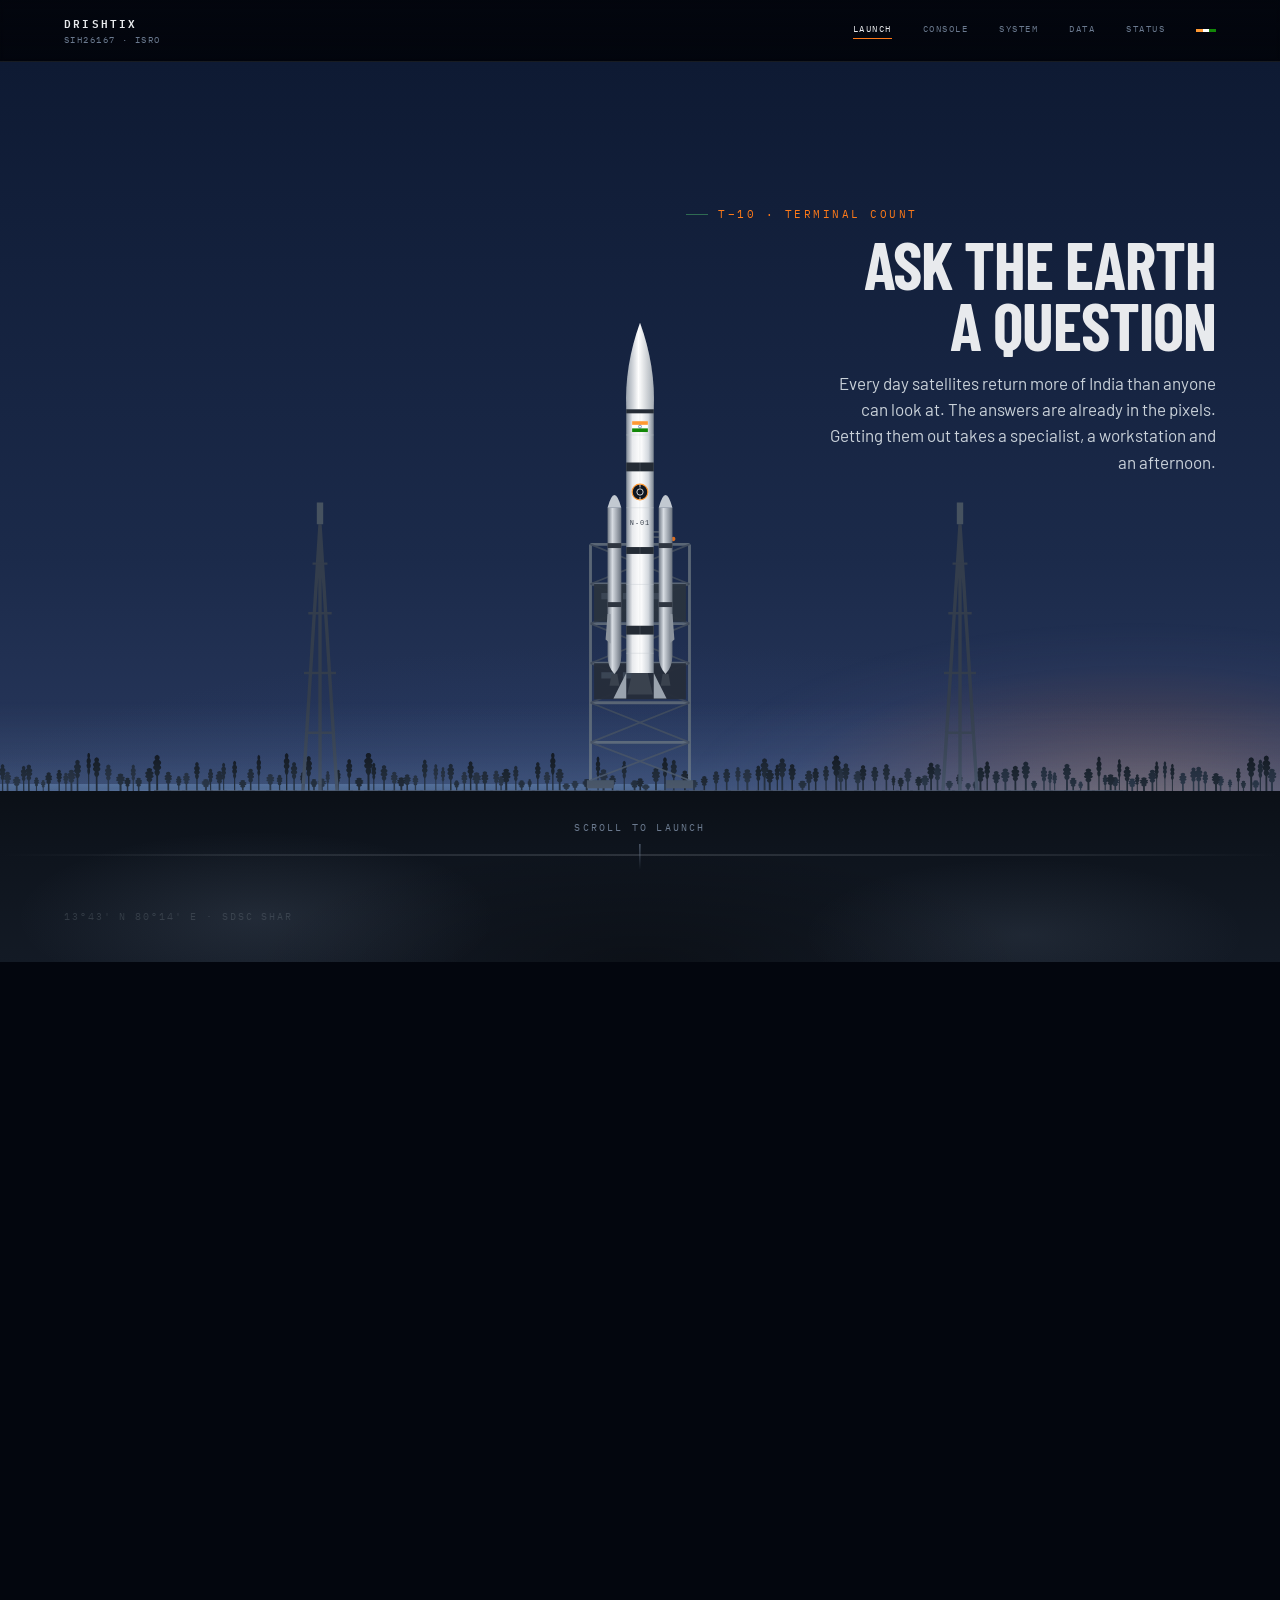
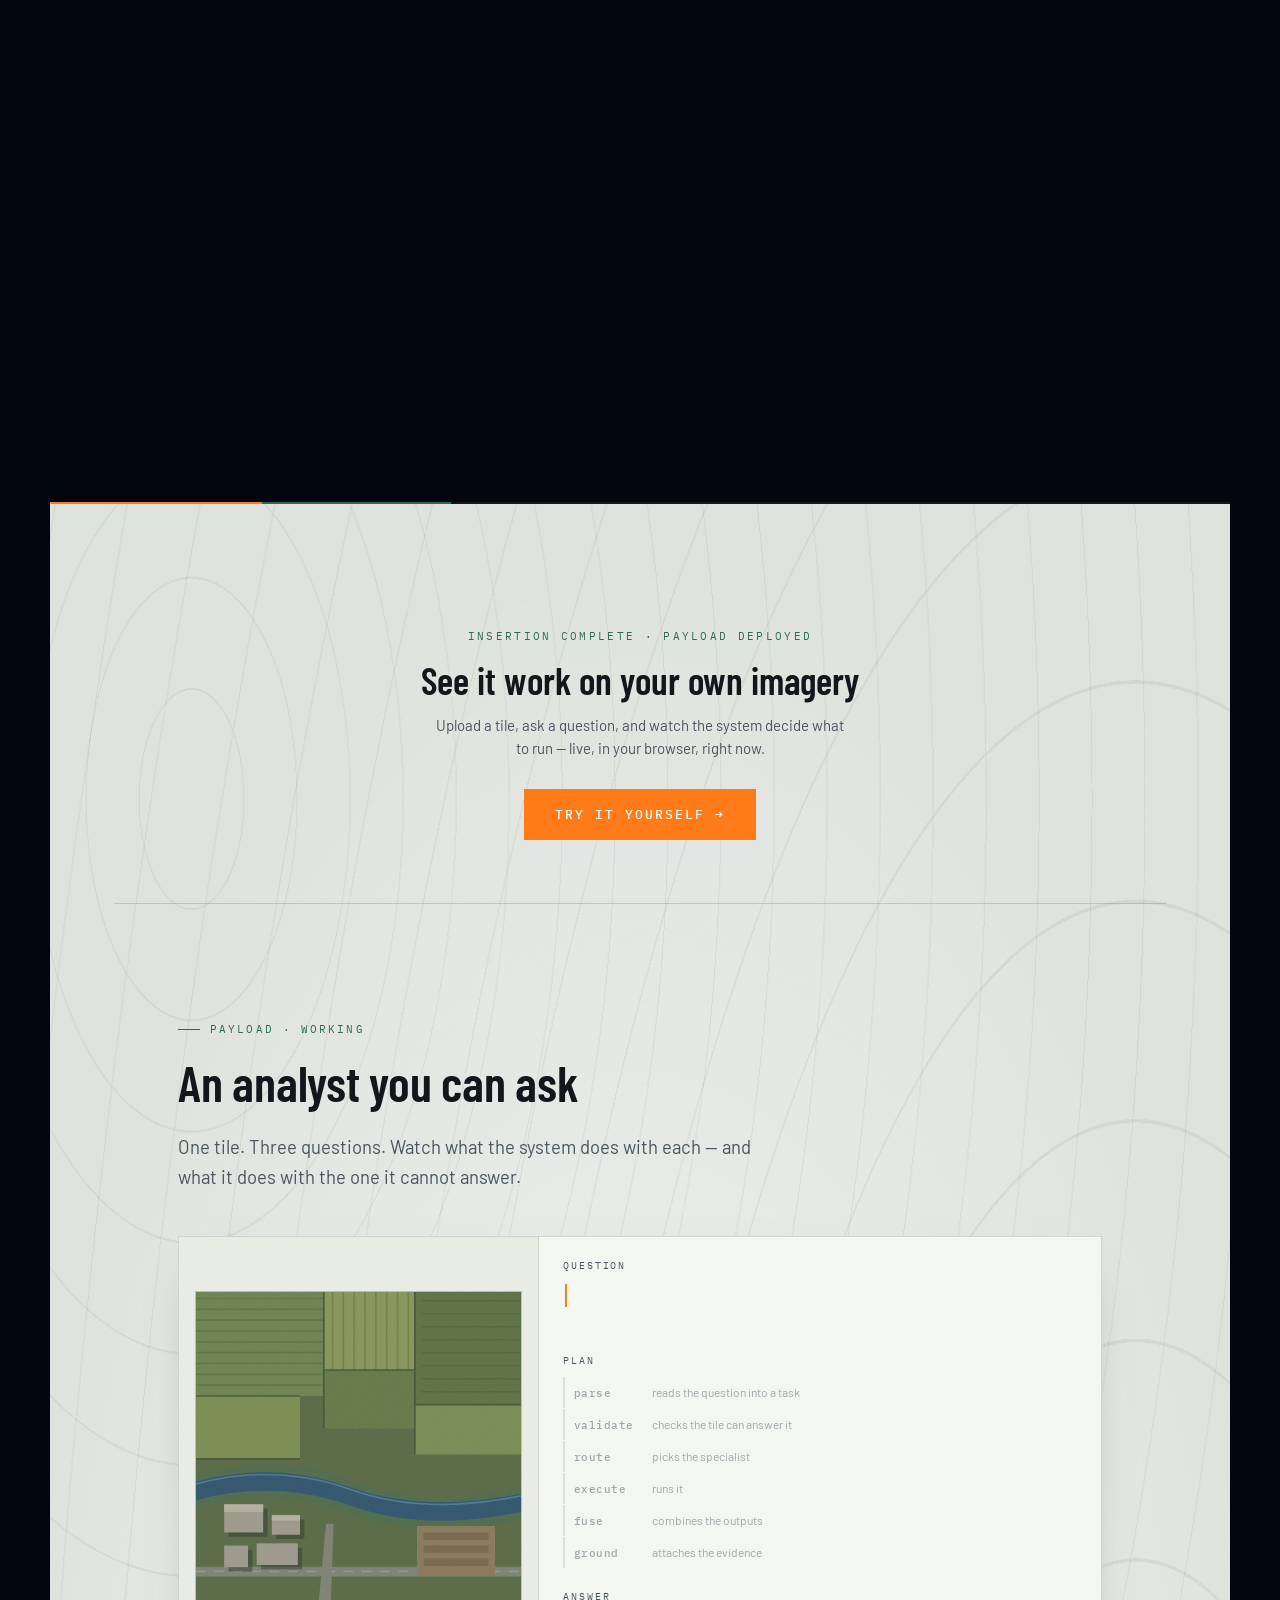
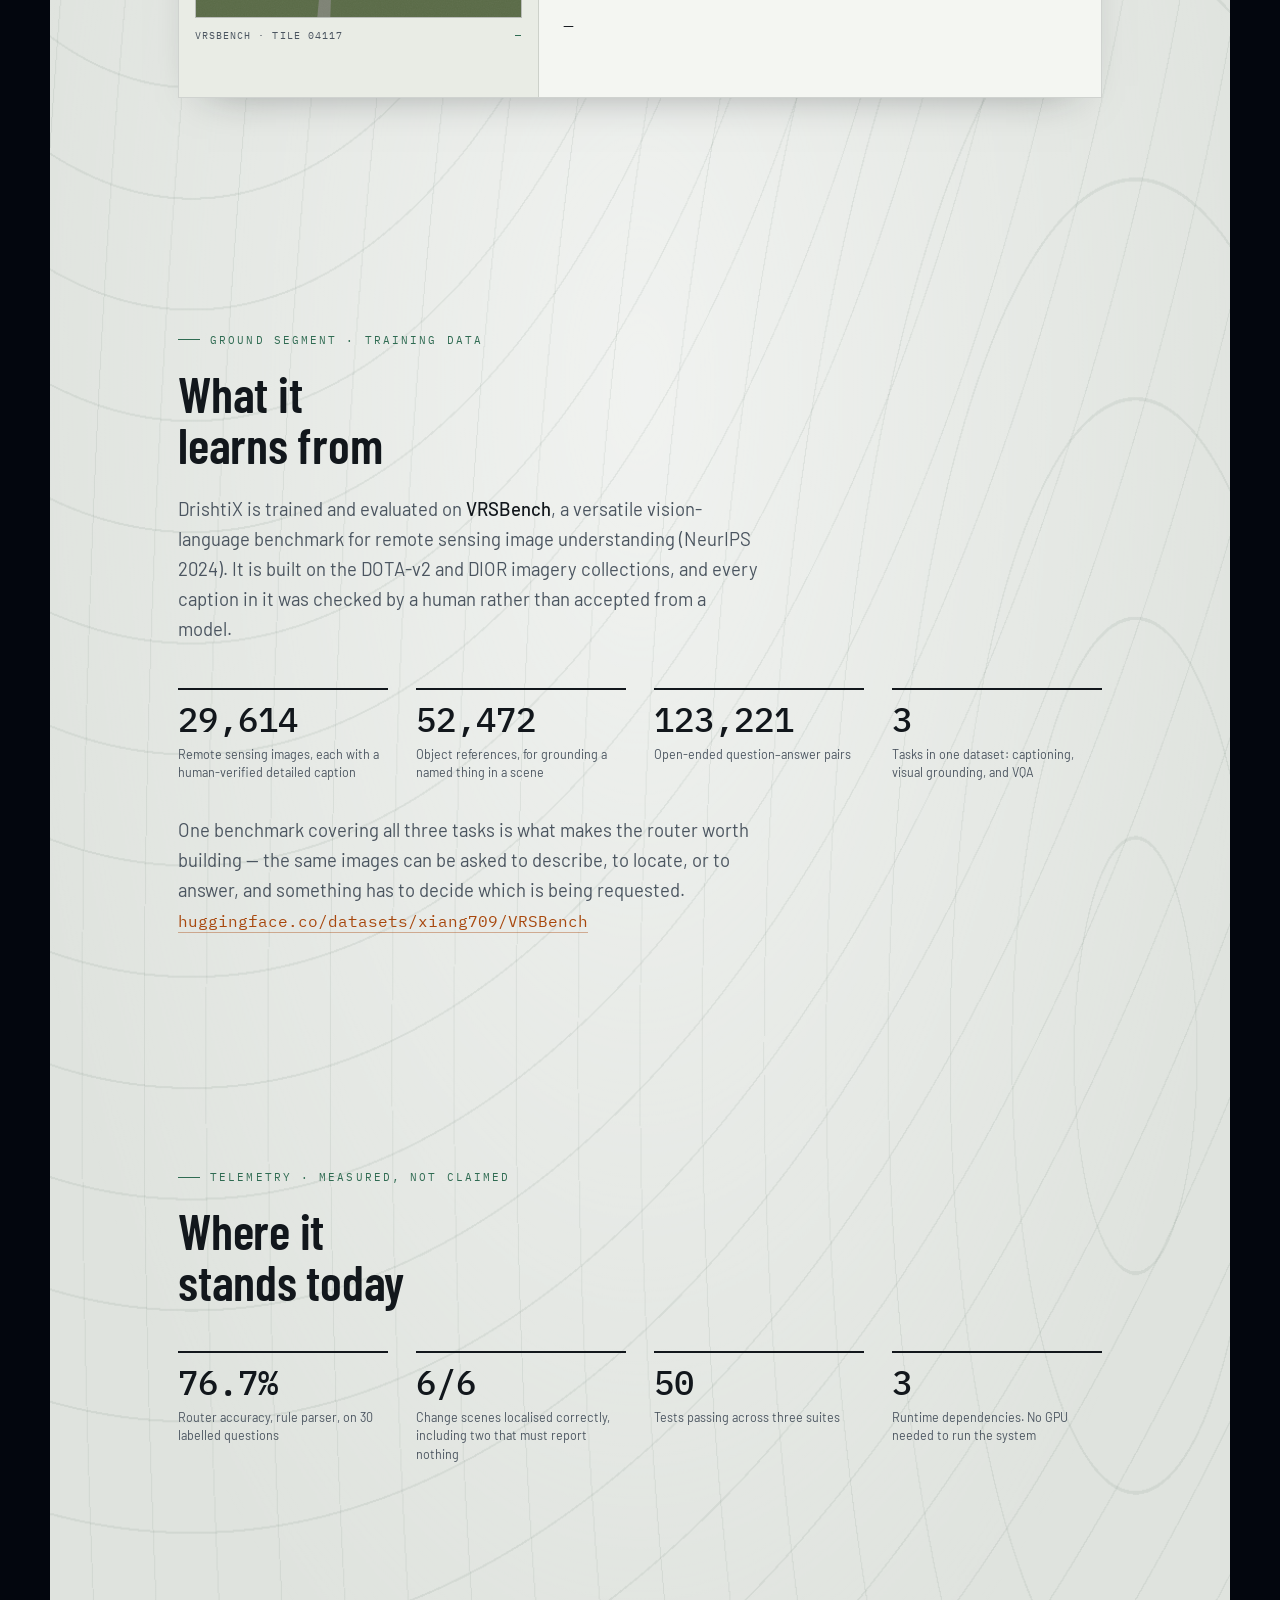
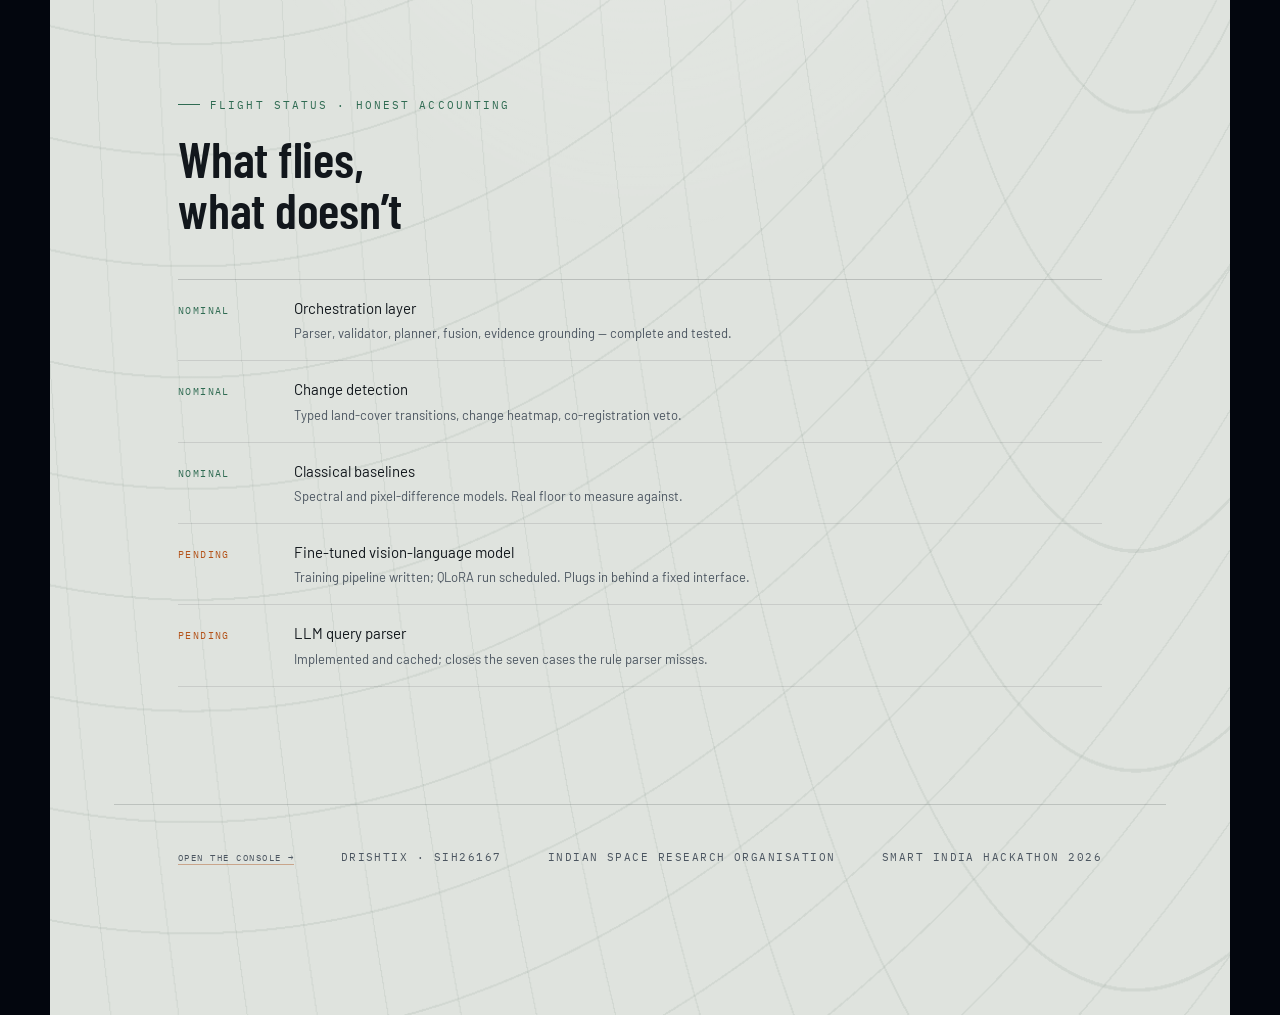
<file: site/index.html>
<!DOCTYPE html>
<html lang="en">
<head>
<meta charset="utf-8">
<meta name="viewport" content="width=device-width, initial-scale=1">
<title>DrishtiX — Ask the Earth a question</title>
<meta name="description" content="An agentic vision-language assistant for satellite imagery. Smart India Hackathon 2026, SIH26167, ISRO.">

<!-- Webfonts are progressive enhancement. The stacks below are chosen so the
     page still reads correctly with the network off — which is the state a
     demo laptop is usually in. -->
<link rel="preconnect" href="https://fonts.googleapis.com">
<link rel="preconnect" href="https://fonts.gstatic.com" crossorigin>
<link href="https://fonts.googleapis.com/css2?family=Barlow+Condensed:wght@500;600;700&family=Barlow:wght@400;500&family=IBM+Plex+Mono:wght@400;500&display=swap" rel="stylesheet">

<link rel="stylesheet" href="assets/site.css">

<style>
:root{
  /* Altitude is the palette. The page climbs through these. */
  --range-dawn:#1B2A4A;
  --range-mid:#0A1428;
  --vacuum:#03060E;

  --flame:#FF7A18;
  --flame-core:#FFD166;
  --ash:#C9D1D9;
  --ash-dim:#6B7A8F;
  --hull:#E8EAED;
  --hull-shade:#9AA3AE;
  --saffron:#FF9933;
  --india-green:#138808;

  --display:"Barlow Condensed","Helvetica Neue Condensed","Arial Narrow",
            system-ui,sans-serif;
  --body:"Barlow",system-ui,-apple-system,"Segoe UI",sans-serif;
  --mono:"IBM Plex Mono",ui-monospace,"SF Mono","Cascadia Mono",Menlo,monospace;

  --gutter:clamp(20px,5vw,72px);
}

*{box-sizing:border-box;margin:0;padding:0}
html{scroll-behavior:smooth}
body{
  background:var(--vacuum);
  color:var(--ash);
  font-family:var(--body);
  line-height:1.55;
  -webkit-font-smoothing:antialiased;
  overflow-x:hidden;
}

/* ══════════════════════════════════════════════════════════════════
   FLIGHT STAGE — sticky canvas the whole launch plays out on
   ══════════════════════════════════════════════════════════════════ */

#flight{height:760vh;position:relative}

#stage{
  position:sticky;top:0;height:100vh;overflow:hidden;
  background:var(--range-dawn);
}

/* Sky is painted in layers; opacity of each is driven by altitude. */
.sky{position:absolute;inset:0;will-change:opacity}
#sky-dawn{
  background:
    radial-gradient(120% 70% at 50% 108%, #2E4372 0%, transparent 62%),
    linear-gradient(180deg,#0E1A33 0%,#1B2A4A 55%,#33436B 100%);
}
#sky-high{
  background:linear-gradient(180deg,#03060E 0%,#0A1428 60%,#16264A 100%);
  opacity:0;
}
#sky-space{background:var(--vacuum);opacity:0}

#stars{position:absolute;inset:0;opacity:0;will-change:opacity}

/* ── Earth limb, arrives on orbital insertion ─────────────────── */
#limb{
  position:absolute;left:50%;bottom:0;
  width:260vw;height:260vw;
  transform:translate(-50%,100%);
  border-radius:50%;
  background:
    radial-gradient(circle at 50% 8%, #4E7FB8 0%, #1E4F86 30%, #0B2B52 62%, #05162C 100%);
  box-shadow:0 0 120px 30px rgba(90,160,235,.30);
  opacity:0;will-change:transform,opacity;
}
#limb::after{ /* atmospheric rim */
  content:"";position:absolute;inset:-2px;border-radius:50%;
  box-shadow:inset 0 14px 40px rgba(150,205,255,.55);
}

/* ── Launch complex ────────────────────────────────────────────
   Built from the real site rather than generic architecture. Sriharikota is
   a low barrier island (1 m elevation) between the Pulicat lagoon and the
   Bay of Bengal, forested with the casuarina and eucalyptus plantation that
   predates the spaceport. Horizon datum is 19vh; everything registers to it.

   The signature is the Mobile Service Tower. On a real pad it rolls back on
   rails before launch, so here it retreats during the terminal count instead
   of standing there as scenery. ── */
#complex{
  position:absolute;left:0;right:0;bottom:0;height:60vh;
  will-change:transform,opacity;
  z-index:0;pointer-events:none;
}

/* Dawn breaking over the Bay of Bengal - launches fly east over water. */
#dawn-glow{
  position:absolute;right:-10%;bottom:17vh;
  width:75%;height:26vh;
  background:radial-gradient(ellipse 60% 100% at 72% 100%,
    rgba(255,164,92,.30) 0%,
    rgba(226,132,86,.16) 34%,
    rgba(120,110,150,.06) 62%,
    transparent 80%);
}

/* Pulicat lagoon, west of the pad. Still backwater, so it mirrors the sky. */
#lagoon{
  position:absolute;left:-4%;bottom:16.4vh;
  width:56%;height:3.4vh;
  background:linear-gradient(180deg,
    rgba(96,132,178,.50) 0%,
    rgba(64,96,140,.38) 40%,
    rgba(40,64,100,.24) 100%);
  filter:blur(.4px);
}
#lagoon::after{
  content:"";position:absolute;left:12%;right:36%;top:22%;height:26%;
  background:linear-gradient(90deg,transparent,rgba(190,215,245,.34),transparent);
  filter:blur(1.5px);
}

/* Casuarina plantation. Feathery, uneven, dense - not a scalloped band. */
#treeline{
  position:absolute;left:0;right:0;bottom:18.6vh;height:4.6vh;
}
#treeline svg{width:100%;height:100%;display:block}

/* Mobile Service Tower - retreats on rails during the count. */
#mst{
  position:absolute;left:50%;bottom:19vh;
  width:min(150px,20vw);height:30vh;
  transform:translateX(-50%);
  will-change:transform,opacity;
}
#mst svg{width:100%;height:100%;display:block;overflow:visible}
#rails{
  position:absolute;left:12%;right:12%;bottom:18.6vh;height:.5vh;
  background:
    repeating-linear-gradient(90deg,#2A323E 0 3px,transparent 3px 14px),
    linear-gradient(180deg,#39424F,#1B212B);
  opacity:.75;
}

/* Lightning arrestor masts flank the pad. */
#masts{
  position:absolute;left:0;right:0;bottom:19vh;height:34vh;
}
#masts svg{width:100%;height:100%;display:block;overflow:visible}

/* Foreground apron. Without this the bottom of the frame renders as sky. */
#ground{
  position:absolute;left:0;right:0;bottom:0;height:19vh;
  background:
    /* floodlight pools on the apron */
    radial-gradient(ellipse 26% 70% at 20% 74%, rgba(172,196,228,.11), transparent 72%),
    radial-gradient(ellipse 24% 62% at 80% 84%, rgba(172,196,228,.085), transparent 72%),
    radial-gradient(ellipse 40% 90% at 50% 100%, rgba(0,0,0,.35), transparent 76%),
    linear-gradient(180deg,#0B1017 0%,#0E141D 34%,#131A25 100%);
}
/* Perimeter road, catching the floodlights as it runs out to the pad. */
#ground::after{
  content:"";position:absolute;left:0;right:0;bottom:62%;height:2px;
  background:linear-gradient(90deg,
    transparent,rgba(201,209,217,.10) 18%,
    rgba(201,209,217,.16) 50%,
    rgba(201,209,217,.10) 82%,transparent);
}
#ground::before{ /* apron marking, catches the eye without shouting */
  content:"13\00B0 43' N   80\00B0 14' E   \00B7   SDSC SHAR";
  position:absolute;left:var(--gutter);bottom:22%;
  font-family:var(--mono);font-size:9.5px;letter-spacing:.2em;
  color:rgba(201,209,217,.16);
}
#haze{
  position:absolute;left:0;right:0;bottom:19vh;height:10vh;
  background:linear-gradient(180deg,
    rgba(132,162,202,0) 0%,
    rgba(132,162,202,.10) 58%,
    rgba(150,180,220,.20) 100%);
}

/* ── Vehicle ──────────────────────────────────────────────────── */
#vehicle{
  position:absolute;left:50%;bottom:21.6vh;
  transform:translateX(-50%);
  transform-origin:bottom center;   /* base stays put as it shrinks */
  width:min(118px,17vw);
  will-change:transform;
  z-index:4;
}
#vehicle svg{display:block;width:100%;height:auto;overflow:visible}

/* Exhaust lives under the vehicle and scales with throttle. */
#plume{
  position:absolute;left:50%;top:84%;
  transform:translateX(-50%) scaleY(0);
  transform-origin:top center;
  width:105%;height:132px;
  will-change:transform,opacity;
  pointer-events:none;
  z-index:5;
}
.plume-glow{
  position:absolute;left:50%;top:-6%;
  width:230%;height:135%;
  transform:translateX(-50%);
  background:radial-gradient(ellipse 42% 50% at 50% 22%,
    rgba(255,196,96,.85) 0%,
    rgba(255,132,32,.42) 38%,
    rgba(255,96,20,.14) 62%,
    rgba(255,90,20,0) 82%);
  filter:blur(16px);
}
.plume-outer{
  position:absolute;inset:0;
  background:linear-gradient(180deg,
    rgba(255,214,120,1) 0%,
    rgba(255,150,40,.92) 22%,
    rgba(255,110,24,.62) 52%,
    rgba(226,88,28,.20) 80%,
    rgba(190,70,30,0) 100%);
  filter:blur(11px);
  clip-path:polygon(37% 0,63% 0,76% 100%,24% 100%);
}
.plume-core{
  position:absolute;left:41%;right:41%;top:0;height:58%;
  background:linear-gradient(180deg,#FFFFFF 0%,#FFF3D0 26%,var(--flame-core) 58%,rgba(255,150,40,0) 100%);
  filter:blur(3px);
  clip-path:polygon(34% 0,66% 0,72% 100%,28% 100%);
}
.plume-wash{
  position:absolute;left:50%;bottom:-8%;
  width:320%;height:40%;
  transform:translateX(-50%);
  background:radial-gradient(ellipse 50% 50% at 50% 50%,
    rgba(255,170,70,.55) 0%,rgba(255,120,30,.20) 45%,rgba(255,110,30,0) 72%);
  filter:blur(14px);
}
.diamond{
  position:absolute;left:50%;width:13%;height:4%;
  transform:translateX(-50%);
  background:radial-gradient(ellipse at center,#FFFDF2 0%,rgba(255,220,140,.5) 55%,transparent 75%);
  filter:blur(1px);
}

/* Ground-wash smoke at the pad */
#smoke{
  position:absolute;left:50%;bottom:17vh;
  transform:translateX(-50%);
  width:min(700px,86vw);height:20vh;
  pointer-events:none;opacity:0;
  will-change:opacity;
  z-index:2;
}
.puff{
  position:absolute;bottom:0;
  border-radius:50%;
  background:radial-gradient(circle at 40% 40%,
    rgba(238,242,247,.90),rgba(186,198,212,.55) 45%,rgba(150,163,180,0) 72%);
  will-change:transform,opacity;
}

/* ══════════════════════════════════════════════════════════════════
   TELEMETRY RAIL — instrumentation, not decoration
   ══════════════════════════════════════════════════════════════════ */

#telemetry{
  position:fixed;left:var(--gutter);top:50%;
  transform:translateY(-50%);
  font-family:var(--mono);font-size:11px;letter-spacing:.06em;
  z-index:40;pointer-events:none;
  opacity:0;transition:opacity .5s ease;
}
#telemetry.live{opacity:1}
#telemetry.retired{opacity:0}
.tel-row{display:flex;gap:10px;align-items:baseline;margin-bottom:7px}
.tel-key{color:var(--ash-dim);width:34px;text-transform:uppercase}
.tel-val{color:var(--ash);font-variant-numeric:tabular-nums;font-weight:500}
.tel-unit{color:var(--ash-dim);font-size:10px}
#tel-phase{
  margin-top:14px;padding-top:12px;
  border-top:1px solid rgba(201,209,217,.18);
  color:var(--flame);font-weight:500;letter-spacing:.16em;
}
#tel-clock{color:var(--flame-core);font-size:15px;font-weight:500;letter-spacing:.04em}

/* Throttle bar */
#throttle{
  margin-top:12px;width:88px;height:2px;
  background:rgba(201,209,217,.16);
}
#throttle span{
  display:block;height:100%;width:0%;
  background:var(--flame);
  box-shadow:0 0 8px var(--flame);
}

/* ══════════════════════════════════════════════════════════════════
   SCROLL COPY — phase callouts pinned over the stage
   ══════════════════════════════════════════════════════════════════ */

.callout{
  position:absolute;right:var(--gutter);
  width:min(530px,78vw);
  text-align:right;z-index:30;
  opacity:0;transform:translateY(18px);
  will-change:opacity,transform;
}
.callout .eyebrow{
  font-family:var(--mono);font-size:10.5px;letter-spacing:.24em;
  color:var(--flame);text-transform:uppercase;margin-bottom:12px;
}
.callout h2{
  font-family:var(--display);
  font-size:clamp(34px,5.4vw,66px);
  font-weight:700;line-height:.92;
  letter-spacing:-.015em;text-transform:uppercase;
  color:var(--hull);margin-bottom:14px;
}
.callout p{
  font-size:clamp(14px,1.55vw,17px);
  color:var(--ash);max-width:40ch;margin-left:auto;
}
#c-hold{top:16vh}
#c-ignite{top:20vh}
#c-lift{top:18vh}
#c-ascent{top:22vh}
#c-orbit{top:20vh}

/* Scroll hint */
#hint{
  position:fixed;left:50%;bottom:30px;transform:translateX(-50%);
  z-index:41;font-family:var(--mono);font-size:10px;
  letter-spacing:.22em;color:var(--ash-dim);text-transform:uppercase;
  transition:opacity .4s ease;
}
#hint::after{
  content:"";display:block;width:1px;height:26px;margin:9px auto 0;
  background:linear-gradient(180deg,var(--ash-dim),transparent);
}

/* ══════════════════════════════════════════════════════════════════
   PAYLOAD — the actual project, after orbital insertion
   ══════════════════════════════════════════════════════════════════ */

/* ══════════════════════════════════════════════════════════════════
   PAYLOAD — the page changes surface here.
   Flight is sky, so it is dark. Past insertion you are looking DOWN at
   Earth data, so the page becomes what that work is done on: a
   topographic sheet. Contours, ink, survey green. Orange survives from
   the flight but is now reserved for one thing only - evidence.
   ══════════════════════════════════════════════════════════════════ */
#payload{
  position:relative;z-index:20;
  --sheet:#DFE3DE;
  --sheet-deep:#CFD5CE;
  --ink:#12171C;
  --ink-soft:#4B5560;
  --survey:#2F6B52;
  --contour:rgba(60,88,72,.085);
  background:
    /* contour lines, the texture of the work itself */
    repeating-radial-gradient(ellipse 78% 52% at 12% 8%,
      transparent 0 52px, var(--contour) 52px 53px),
    repeating-radial-gradient(ellipse 64% 72% at 92% 58%,
      transparent 0 61px, var(--contour) 61px 62px),
    /* paper tone falls off toward the edges so the middle stays readable */
    radial-gradient(ellipse 70% 50% at 50% 40%,
      rgba(255,255,255,.55), transparent 78%),
    var(--sheet);
  color:var(--ink);
}
/* Sheet edge: the transition from vacuum to paper is a hard datum line. */
#payload::before{
  content:"";position:absolute;left:0;right:0;top:0;height:2px;
  background:linear-gradient(90deg,
    var(--flame) 0%, var(--flame) 18%, var(--survey) 18%, var(--survey) 34%,
    var(--ink) 34%, var(--ink) 100%);
}

/* CTA — the moment the flight hands off to the working product. Placed
   right at the top of #payload, before the written explanation, since a
   button that lets someone try the thing beats another paragraph about it. */
.cta-block{
  text-align:center;max-width:1120px;margin:0 auto;
  padding:clamp(44px,7vh,64px) var(--gutter) clamp(48px,7vh,64px);
  border-bottom:1px solid var(--rule);
}
.cta-kicker{
  font-family:var(--mono);font-size:10.5px;letter-spacing:.22em;
  color:var(--survey);text-transform:uppercase;margin-bottom:16px;
}
.cta-heading{
  font-family:var(--display);font-weight:600;
  font-size:clamp(24px,3.6vw,38px);line-height:1.1;
  color:var(--ink);margin-bottom:12px;
}
.cta-sub{
  font-size:15px;color:var(--ink-soft);line-height:1.55;
  max-width:52ch;margin:0 auto 28px;
}
.cta-button{
  display:inline-flex;align-items:center;gap:10px;
  font-family:var(--mono);font-size:12.5px;letter-spacing:.16em;
  font-weight:500;text-transform:uppercase;text-decoration:none;
  padding:15px 30px;background:var(--flame);color:#FFFDF9;
  border:1px solid var(--flame);
  transition:background-color .15s ease,transform .15s ease,box-shadow .15s ease;
}
.cta-button:hover{
  background:#E0530E;transform:translateY(-1px);
  box-shadow:0 8px 20px -8px rgba(255,122,24,.55);
}
.cta-button:focus-visible{outline:2px solid var(--ink);outline-offset:3px}

section.bay{
  padding:clamp(76px,13vh,150px) var(--gutter);
  max-width:1120px;margin:0 auto;
}
.bay-head{
  font-family:var(--mono);font-size:10.5px;letter-spacing:.2em;
  color:var(--survey);text-transform:uppercase;margin-bottom:20px;
  display:flex;align-items:center;gap:10px;
}
.bay-head::before{
  content:"";width:22px;height:1px;background:var(--survey);flex:none;
}
h3.bay-title{
  font-family:var(--display);
  font-size:clamp(28px,4.4vw,50px);
  font-weight:600;line-height:1.02;
  letter-spacing:-.005em;color:var(--ink);margin-bottom:24px;
  text-transform:none;              /* not everything needs to shout */
}
.lede{font-size:clamp(15.5px,1.7vw,18.5px);max-width:58ch;color:var(--ink-soft);line-height:1.62}
.lede strong{color:var(--ink);font-weight:500}

/* Console — the product running, on the sheet like a mounted plate. */
.console{
  display:grid;grid-template-columns:minmax(0,360px) minmax(0,1fr);
  align-items:stretch;
  gap:0;margin-top:44px;
  background:#F4F6F2;
  border:1px solid rgba(18,23,28,.16);
  box-shadow:0 1px 0 rgba(255,255,255,.7) inset, 0 18px 44px -30px rgba(18,23,28,.5);
}
.console-scene{
  border-right:1px solid rgba(18,23,28,.13);
  padding:16px;display:flex;flex-direction:column;gap:11px;
  justify-content:center;
  background:#E9ECE5;
}
.tile{width:100%;height:auto;display:block;border:1px solid rgba(18,23,28,.22)}
.tile-meta{
  display:flex;justify-content:space-between;gap:10px;
  font-family:var(--mono);font-size:9.5px;letter-spacing:.11em;
  color:var(--ink-soft);text-transform:uppercase;
}
#tile-task{color:var(--survey)}

.console-side{padding:22px 24px 24px}
.q-label,.plan-label,.a-label{
  font-family:var(--mono);font-size:9.5px;letter-spacing:.2em;
  color:var(--ink-soft);text-transform:uppercase;margin-bottom:8px;
}
.plan-label,.a-label{margin-top:22px}
.q-text{
  font-size:clamp(17px,2.1vw,23px);line-height:1.3;
  color:var(--ink);min-height:2.2em;font-weight:500;
}
.caret{
  display:inline-block;width:2px;height:1em;margin-left:2px;
  background:var(--flame);vertical-align:-2px;
  animation:blink 1.05s steps(1) infinite;
}
@keyframes blink{0%,50%{opacity:1}51%,100%{opacity:0}}

/* Plan steps: order matters here because it IS a sequence, unlike a
   decorative 01/02/03 module. Each lights only when it actually runs. */
.plan{list-style:none;display:flex;flex-direction:column;gap:1px}
.plan li{
  display:flex;align-items:baseline;gap:12px;
  padding:6px 9px;
  font-family:var(--mono);font-size:11px;letter-spacing:.04em;
  color:rgba(75,85,96,.5);
  background:transparent;
  border-left:2px solid rgba(18,23,28,.1);
  transition:color .18s ease,background .18s ease,border-color .18s ease;
}
.plan li b{font-weight:500;width:66px;flex:none}
.plan li span{font-family:var(--body);font-size:12px;letter-spacing:0}
.plan li.on{
  color:var(--ink);background:rgba(47,107,82,.09);
  border-left-color:var(--survey);
}
.plan li.done{color:var(--ink-soft);border-left-color:rgba(47,107,82,.45)}
.plan li.skip{
  color:rgba(75,85,96,.42);
  border-left-color:rgba(255,92,0,.5);
  background:rgba(255,92,0,.06);
}

.a-text{
  font-size:16px;line-height:1.55;color:var(--ink);
  min-height:3.1em;
}
.a-text.refusal{color:#8A4A12}
.a-meta{
  margin-top:10px;font-family:var(--mono);font-size:10px;
  letter-spacing:.1em;color:var(--ink-soft);text-transform:uppercase;
}

@media (max-width:860px){
  .console{grid-template-columns:1fr}
  .console-scene{border-right:0;border-bottom:1px solid rgba(18,23,28,.13)}
}

/* Readouts *//* Readouts */
.readouts{
  display:grid;gap:28px;margin-top:44px;
  grid-template-columns:repeat(auto-fit,minmax(150px,1fr));
}
.readout{border-top:2px solid var(--ink);padding-top:12px}
.readout .figure{
  font-family:var(--mono);font-size:clamp(24px,3.3vw,34px);
  color:var(--ink);font-variant-numeric:tabular-nums;
  line-height:1;margin-bottom:9px;font-weight:500;
}
.readout .label{font-size:12.5px;color:var(--ink-soft);line-height:1.45}

/* Status ledger — what flies today vs what is still on the pad */
.ledger{margin-top:44px;border-top:1px solid rgba(18,23,28,.18)}
.ledger-row{
  display:grid;grid-template-columns:96px 1fr;gap:20px;
  padding:17px 0;border-bottom:1px solid rgba(18,23,28,.11);
  align-items:baseline;
}
.ledger-row .state{
  font-family:var(--mono);font-size:10px;letter-spacing:.14em;
  text-transform:uppercase;
}
.state.nominal{color:var(--survey)}
.state.pending{color:#B4531A}
.ledger-row .what{font-size:15px;color:var(--ink)}
.ledger-row .what em{
  display:block;font-style:normal;font-size:13px;
  color:var(--ink-soft);margin-top:3px;
}

footer{
  padding:44px var(--gutter) 60px;
  border-top:1px solid rgba(18,23,28,.16);
  font-family:var(--mono);font-size:10.5px;letter-spacing:.14em;
  color:var(--ink-soft);text-transform:uppercase;
  display:flex;gap:22px;flex-wrap:wrap;justify-content:space-between;
  max-width:1120px;margin:0 auto;
}

/* ── Accessibility floor ──────────────────────────────────────── */
a{
  color:#A8480E;
  font-family:var(--mono);font-size:.86em;
  text-decoration:none;
  border-bottom:1px solid rgba(168,72,14,.4);
  padding-bottom:1px;
}
a:hover{border-bottom-color:#A8480E}
:focus-visible{outline:2px solid var(--flame-core);outline-offset:3px}

@media (max-width:960px){
  .pipeline{grid-template-columns:repeat(2,1fr)}
}
@media (max-width:720px){
  .pipeline{grid-template-columns:1fr}
  #telemetry{
    top:auto;bottom:16px;left:50%;
    transform:translateX(-50%);
    display:flex;gap:16px;align-items:baseline;
  }
  .tel-row{margin-bottom:0}
  .tel-key,#throttle{display:none}
  #tel-phase{margin:0;padding:0;border:0}
  .callout{text-align:left;left:var(--gutter);right:var(--gutter);width:auto}
  .callout p{margin-left:0}
  #hint{display:none}
}

/* Motion off: compose the finished frame instead of animating to it. */
@media (prefers-reduced-motion:reduce){
  html{scroll-behavior:auto}
  #flight{height:auto}
  #stage{position:relative;height:88vh}
  .callout{
    position:static;opacity:1;transform:none;
    text-align:left;margin:0 auto 56px;width:min(680px,88vw);
  }
  .callout p{margin-left:0}
  #sky-high{opacity:1}
  #stars{opacity:.85}
  #vehicle{bottom:22vh}
  #plume{transform:translateX(-50%) scaleY(.9)}
  #telemetry{display:none}
  #hint{display:none}
}
</style>
</head>
<body class="dark">

<script src="assets/site.js"></script>
<script>DRISHTIX_nav();</script>

<div id="telemetry">
  <div id="tel-clock">T−00:00:10</div>
  <div class="tel-row" style="margin-top:12px">
    <span class="tel-key">alt</span>
    <span class="tel-val" id="tel-alt">0.0</span><span class="tel-unit">km</span>
  </div>
  <div class="tel-row">
    <span class="tel-key">vel</span>
    <span class="tel-val" id="tel-vel">0</span><span class="tel-unit">m/s</span>
  </div>
  <div class="tel-row">
    <span class="tel-key">az</span>
    <span class="tel-val">140.0</span><span class="tel-unit">deg</span>
  </div>
  <div id="throttle"><span id="throttle-bar"></span></div>
  <div id="tel-phase">HOLD</div>
</div>

<div id="hint">Scroll to launch</div>

<!-- ═══════════════ FLIGHT ═══════════════ -->
<div id="flight">
  <div id="stage">

    <div class="sky" id="sky-dawn"></div>
    <div class="sky" id="sky-high"></div>
    <div class="sky" id="sky-space"></div>
    <canvas id="stars"></canvas>
    <div id="limb"></div>

    <!-- Launch complex, far to near. Each layer parallaxes at its own rate. -->
    <div id="complex">
      <div id="dawn-glow"></div>
      <div id="lagoon"></div>
      <div id="treeline">
        <svg viewBox="0 0 1600 100" preserveAspectRatio="none" aria-hidden="true">
          <defs>
            <!-- One casuarina: narrow trunk, tapered feathery crown. -->
            <path id="cas" d="M0 100 L0 52 q-3.5 -9 -1 -15 q-4.5 -7 -1 -13
                              q-3.5 -8 1 -14 q-2.5 -9 2 -13 q4.5 4 2 13
                              q4.5 6 1 14 q3.5 6 -1 13 q2.5 6 -1 15 L2.2 100 Z"/>
          </defs>
          <g fill="#121A26"><use href="#cas" transform="translate(-30,100) scale(1.18,0.70) translate(0,-100)"/><use href="#cas" transform="translate(8.4,100) scale(1.01,0.53) translate(0,-100)"/><use href="#cas" transform="translate(19.8,100) scale(1.08,0.42) translate(0,-100)"/><use href="#cas" transform="translate(53.4,100) scale(0.63,0.34) translate(0,-100)"/><use href="#cas" transform="translate(81.6,100) scale(0.73,0.51) translate(0,-100)"/><use href="#cas" transform="translate(88.1,100) scale(1.13,0.58) translate(0,-100)"/><use href="#cas" transform="translate(134.5,100) scale(0.93,0.70) translate(0,-100)"/><use href="#cas" transform="translate(165.9,100) scale(0.70,0.70) translate(0,-100)"/><use href="#cas" transform="translate(232.1,100) scale(0.94,0.51) translate(0,-100)"/><use href="#cas" transform="translate(256.2,100) scale(1.22,0.36) translate(0,-100)"/><use href="#cas" transform="translate(336.8,100) scale(1.09,0.48) translate(0,-100)"/><use href="#cas" transform="translate(401.2,100) scale(1.15,0.37) translate(0,-100)"/><use href="#cas" transform="translate(409.1,100) scale(0.58,0.55) translate(0,-100)"/><use href="#cas" transform="translate(491.9,100) scale(0.96,0.53) translate(0,-100)"/><use href="#cas" transform="translate(518.5,100) scale(0.80,0.45) translate(0,-100)"/><use href="#cas" transform="translate(544.1,100) scale(0.64,0.71) translate(0,-100)"/><use href="#cas" transform="translate(553.2,100) scale(0.58,0.64) translate(0,-100)"/><use href="#cas" transform="translate(579.6,100) scale(0.84,0.53) translate(0,-100)"/><use href="#cas" transform="translate(594.5,100) scale(1.23,0.52) translate(0,-100)"/><use href="#cas" transform="translate(619.4,100) scale(0.85,0.56) translate(0,-100)"/><use href="#cas" transform="translate(625.5,100) scale(0.82,0.43) translate(0,-100)"/><use href="#cas" transform="translate(682.9,100) scale(0.92,0.53) translate(0,-100)"/><use href="#cas" transform="translate(706.8,100) scale(1.10,0.26) translate(0,-100)"/><use href="#cas" transform="translate(717.7,100) scale(1.03,0.32) translate(0,-100)"/><use href="#cas" transform="translate(753.2,100) scale(1.22,0.59) translate(0,-100)"/><use href="#cas" transform="translate(806.1,100) scale(1.12,0.24) translate(0,-100)"/><use href="#cas" transform="translate(866.4,100) scale(1.11,0.34) translate(0,-100)"/><use href="#cas" transform="translate(921.7,100) scale(0.74,0.64) translate(0,-100)"/><use href="#cas" transform="translate(932.9,100) scale(1.22,0.59) translate(0,-100)"/><use href="#cas" transform="translate(1049.9,100) scale(1.03,0.61) translate(0,-100)"/><use href="#cas" transform="translate(1071.1,100) scale(1.20,0.55) translate(0,-100)"/><use href="#cas" transform="translate(1133.8,100) scale(1.02,0.62) translate(0,-100)"/><use href="#cas" transform="translate(1155.0,100) scale(1.17,0.45) translate(0,-100)"/><use href="#cas" transform="translate(1170.8,100) scale(1.03,0.71) translate(0,-100)"/><use href="#cas" transform="translate(1185.6,100) scale(1.06,0.32) translate(0,-100)"/><use href="#cas" transform="translate(1209.3,100) scale(0.81,0.27) translate(0,-100)"/><use href="#cas" transform="translate(1217.8,100) scale(0.59,0.30) translate(0,-100)"/><use href="#cas" transform="translate(1255.5,100) scale(1.18,0.61) translate(0,-100)"/><use href="#cas" transform="translate(1304.1,100) scale(0.86,0.65) translate(0,-100)"/><use href="#cas" transform="translate(1311.8,100) scale(0.68,0.56) translate(0,-100)"/><use href="#cas" transform="translate(1317.7,100) scale(0.63,0.52) translate(0,-100)"/><use href="#cas" transform="translate(1350.1,100) scale(0.69,0.30) translate(0,-100)"/><use href="#cas" transform="translate(1414.2,100) scale(1.09,0.37) translate(0,-100)"/><use href="#cas" transform="translate(1477.6,100) scale(1.02,0.51) translate(0,-100)"/><use href="#cas" transform="translate(1491.0,100) scale(0.89,0.63) translate(0,-100)"/><use href="#cas" transform="translate(1497.3,100) scale(1.04,0.65) translate(0,-100)"/><use href="#cas" transform="translate(1505.8,100) scale(0.77,0.54) translate(0,-100)"/><use href="#cas" transform="translate(1524.8,100) scale(0.95,0.43) translate(0,-100)"/><use href="#cas" transform="translate(1536.9,100) scale(0.61,0.35) translate(0,-100)"/><use href="#cas" transform="translate(1568.6,100) scale(1.06,0.33) translate(0,-100)"/><use href="#cas" transform="translate(1588.7,100) scale(1.22,0.60) translate(0,-100)"/></g><g fill="#0C131C"><use href="#cas" transform="translate(-23.7,100) scale(0.92,0.53) translate(0,-100)"/><use href="#cas" transform="translate(2.4,100) scale(0.80,0.71) translate(0,-100)"/><use href="#cas" transform="translate(28.8,100) scale(0.77,0.67) translate(0,-100)"/><use href="#cas" transform="translate(35.1,100) scale(0.96,0.70) translate(0,-100)"/><use href="#cas" transform="translate(44.9,100) scale(0.68,0.40) translate(0,-100)"/><use href="#cas" transform="translate(95.9,100) scale(0.96,0.81) translate(0,-100)"/><use href="#cas" transform="translate(149.4,100) scale(1.23,0.49) translate(0,-100)"/><use href="#cas" transform="translate(172.4,100) scale(0.93,0.39) translate(0,-100)"/><use href="#cas" transform="translate(209.3,100) scale(1.03,0.53) translate(0,-100)"/><use href="#cas" transform="translate(222.7,100) scale(0.76,0.43) translate(0,-100)"/><use href="#cas" transform="translate(262.5,100) scale(0.71,0.60) translate(0,-100)"/><use href="#cas" transform="translate(273.3,100) scale(1.05,0.55) translate(0,-100)"/><use href="#cas" transform="translate(278.9,100) scale(0.65,0.74) translate(0,-100)"/><use href="#cas" transform="translate(302.4,100) scale(1.04,0.34) translate(0,-100)"/><use href="#cas" transform="translate(312.4,100) scale(0.94,0.60) translate(0,-100)"/><use href="#cas" transform="translate(348.7,100) scale(0.77,0.46) translate(0,-100)"/><use href="#cas" transform="translate(366.7,100) scale(0.88,0.76) translate(0,-100)"/><use href="#cas" transform="translate(391.5,100) scale(0.95,0.36) translate(0,-100)"/><use href="#cas" transform="translate(479.1,100) scale(0.95,0.69) translate(0,-100)"/><use href="#cas" transform="translate(508.0,100) scale(0.98,0.47) translate(0,-100)"/><use href="#cas" transform="translate(530.2,100) scale(0.77,0.82) translate(0,-100)"/><use href="#cas" transform="translate(562.5,100) scale(0.93,0.72) translate(0,-100)"/><use href="#cas" transform="translate(570.0,100) scale(0.77,0.33) translate(0,-100)"/><use href="#cas" transform="translate(605.1,100) scale(0.98,0.54) translate(0,-100)"/><use href="#cas" transform="translate(644.0,100) scale(0.74,0.67) translate(0,-100)"/><use href="#cas" transform="translate(651.1,100) scale(0.96,0.33) translate(0,-100)"/><use href="#cas" transform="translate(661.5,100) scale(0.60,0.36) translate(0,-100)"/><use href="#cas" transform="translate(698.5,100) scale(1.10,0.60) translate(0,-100)"/><use href="#cas" transform="translate(732.2,100) scale(1.20,0.36) translate(0,-100)"/><use href="#cas" transform="translate(764.7,100) scale(0.95,0.45) translate(0,-100)"/><use href="#cas" transform="translate(779.6,100) scale(0.69,0.79) translate(0,-100)"/><use href="#cas" transform="translate(792.1,100) scale(1.12,0.33) translate(0,-100)"/><use href="#cas" transform="translate(818.8,100) scale(1.11,0.62) translate(0,-100)"/><use href="#cas" transform="translate(841.4,100) scale(0.84,0.81) translate(0,-100)"/><use href="#cas" transform="translate(894.2,100) scale(0.91,0.54) translate(0,-100)"/><use href="#cas" transform="translate(907.4,100) scale(0.96,0.60) translate(0,-100)"/><use href="#cas" transform="translate(954.6,100) scale(1.09,0.85) translate(0,-100)"/><use href="#cas" transform="translate(976.7,100) scale(1.09,0.85) translate(0,-100)"/><use href="#cas" transform="translate(1001.9,100) scale(1.20,0.32) translate(0,-100)"/><use href="#cas" transform="translate(1010.0,100) scale(1.09,0.56) translate(0,-100)"/><use href="#cas" transform="translate(1031.7,100) scale(0.81,0.67) translate(0,-100)"/><use href="#cas" transform="translate(1056.4,100) scale(0.99,0.73) translate(0,-100)"/><use href="#cas" transform="translate(1092.5,100) scale(0.98,0.65) translate(0,-100)"/><use href="#cas" transform="translate(1107.0,100) scale(0.97,0.71) translate(0,-100)"/><use href="#cas" transform="translate(1198.2,100) scale(0.93,0.48) translate(0,-100)"/><use href="#cas" transform="translate(1244.2,100) scale(1.06,0.55) translate(0,-100)"/><use href="#cas" transform="translate(1281.1,100) scale(1.13,0.77) translate(0,-100)"/><use href="#cas" transform="translate(1291.7,100) scale(0.88,0.32) translate(0,-100)"/><use href="#cas" transform="translate(1332.6,100) scale(1.11,0.72) translate(0,-100)"/><use href="#cas" transform="translate(1340.5,100) scale(0.98,0.39) translate(0,-100)"/><use href="#cas" transform="translate(1380.8,100) scale(0.69,0.46) translate(0,-100)"/><use href="#cas" transform="translate(1393.0,100) scale(1.05,0.41) translate(0,-100)"/><use href="#cas" transform="translate(1439.4,100) scale(1.12,0.58) translate(0,-100)"/><use href="#cas" transform="translate(1455.6,100) scale(0.55,0.78) translate(0,-100)"/><use href="#cas" transform="translate(1553.6,100) scale(0.74,0.32) translate(0,-100)"/><use href="#cas" transform="translate(1574.7,100) scale(0.73,0.82) translate(0,-100)"/><use href="#cas" transform="translate(1610.8,100) scale(0.70,0.42) translate(0,-100)"/><use href="#cas" transform="translate(1619.7,100) scale(0.96,0.81) translate(0,-100)"/><use href="#cas" transform="translate(1630.5,100) scale(1.11,0.40) translate(0,-100)"/></g><g fill="#070C12"><use href="#cas" transform="translate(-17.0,100) scale(0.70,0.63) translate(0,-100)"/><use href="#cas" transform="translate(-7.1,100) scale(1.05,0.40) translate(0,-100)"/><use href="#cas" transform="translate(59.9,100) scale(0.95,0.52) translate(0,-100)"/><use href="#cas" transform="translate(73.2,100) scale(0.75,0.58) translate(0,-100)"/><use href="#cas" transform="translate(110.3,100) scale(0.59,0.98) translate(0,-100)"/><use href="#cas" transform="translate(119.8,100) scale(1.03,0.87) translate(0,-100)"/><use href="#cas" transform="translate(158.5,100) scale(0.88,0.39) translate(0,-100)"/><use href="#cas" transform="translate(185.6,100) scale(1.18,0.62) translate(0,-100)"/><use href="#cas" transform="translate(195.3,100) scale(1.12,0.93) translate(0,-100)"/><use href="#cas" transform="translate(245.4,100) scale(0.78,0.76) translate(0,-100)"/><use href="#cas" transform="translate(292.6,100) scale(0.67,0.79) translate(0,-100)"/><use href="#cas" transform="translate(322.9,100) scale(0.61,0.93) translate(0,-100)"/><use href="#cas" transform="translate(357.5,100) scale(0.79,0.97) translate(0,-100)"/><use href="#cas" transform="translate(377.4,100) scale(0.61,0.52) translate(0,-100)"/><use href="#cas" transform="translate(385.0,100) scale(0.90,0.90) translate(0,-100)"/><use href="#cas" transform="translate(422.2,100) scale(0.65,0.58) translate(0,-100)"/><use href="#cas" transform="translate(435.7,100) scale(0.83,0.83) translate(0,-100)"/><use href="#cas" transform="translate(447.7,100) scale(1.19,0.39) translate(0,-100)"/><use href="#cas" transform="translate(459.4,100) scale(1.19,0.98) translate(0,-100)"/><use href="#cas" transform="translate(466.6,100) scale(0.65,0.74) translate(0,-100)"/><use href="#cas" transform="translate(500.5,100) scale(1.15,0.40) translate(0,-100)"/><use href="#cas" transform="translate(587.4,100) scale(0.86,0.78) translate(0,-100)"/><use href="#cas" transform="translate(631.5,100) scale(1.23,0.60) translate(0,-100)"/><use href="#cas" transform="translate(671.5,100) scale(0.77,0.76) translate(0,-100)"/><use href="#cas" transform="translate(690.3,100) scale(0.74,0.98) translate(0,-100)"/><use href="#cas" transform="translate(746.9,100) scale(0.61,0.89) translate(0,-100)"/><use href="#cas" transform="translate(799.3,100) scale(1.01,0.38) translate(0,-100)"/><use href="#cas" transform="translate(830.4,100) scale(0.80,0.87) translate(0,-100)"/><use href="#cas" transform="translate(855.0,100) scale(1.02,0.56) translate(0,-100)"/><use href="#cas" transform="translate(879.4,100) scale(0.96,0.43) translate(0,-100)"/><use href="#cas" transform="translate(947.1,100) scale(0.80,0.68) translate(0,-100)"/><use href="#cas" transform="translate(961.0,100) scale(1.17,0.58) translate(0,-100)"/><use href="#cas" transform="translate(970.9,100) scale(0.72,0.70) translate(0,-100)"/><use href="#cas" transform="translate(989.2,100) scale(1.00,0.71) translate(0,-100)"/><use href="#cas" transform="translate(1018.7,100) scale(0.89,0.62) translate(0,-100)"/><use href="#cas" transform="translate(1044.2,100) scale(1.21,0.92) translate(0,-100)"/><use href="#cas" transform="translate(1077.9,100) scale(0.92,0.69) translate(0,-100)"/><use href="#cas" transform="translate(1116.3,100) scale(0.56,0.44) translate(0,-100)"/><use href="#cas" transform="translate(1125.0,100) scale(0.89,0.39) translate(0,-100)"/><use href="#cas" transform="translate(1147.3,100) scale(0.98,0.42) translate(0,-100)"/><use href="#cas" transform="translate(1162.8,100) scale(1.03,0.75) translate(0,-100)"/><use href="#cas" transform="translate(1224.4,100) scale(1.16,0.63) translate(0,-100)"/><use href="#cas" transform="translate(1233.2,100) scale(0.78,0.78) translate(0,-100)"/><use href="#cas" transform="translate(1268.1,100) scale(1.09,0.67) translate(0,-100)"/><use href="#cas" transform="translate(1359.3,100) scale(1.22,0.61) translate(0,-100)"/><use href="#cas" transform="translate(1373.0,100) scale(0.71,0.89) translate(0,-100)"/><use href="#cas" transform="translate(1387.1,100) scale(1.19,0.47) translate(0,-100)"/><use href="#cas" transform="translate(1398.6,100) scale(0.57,0.83) translate(0,-100)"/><use href="#cas" transform="translate(1408.0,100) scale(0.99,0.66) translate(0,-100)"/><use href="#cas" transform="translate(1421.0,100) scale(0.61,0.47) translate(0,-100)"/><use href="#cas" transform="translate(1428.8,100) scale(1.15,0.40) translate(0,-100)"/><use href="#cas" transform="translate(1445.3,100) scale(0.56,0.78) translate(0,-100)"/><use href="#cas" transform="translate(1464.9,100) scale(0.57,0.72) translate(0,-100)"/><use href="#cas" transform="translate(1518.8,100) scale(1.18,0.50) translate(0,-100)"/><use href="#cas" transform="translate(1547.3,100) scale(0.63,0.62) translate(0,-100)"/><use href="#cas" transform="translate(1562.8,100) scale(1.18,0.87) translate(0,-100)"/><use href="#cas" transform="translate(1581.8,100) scale(1.10,0.91) translate(0,-100)"/><use href="#cas" transform="translate(1603.5,100) scale(0.57,0.82) translate(0,-100)"/></g>
          <rect x="0" y="96" width="1600" height="4" fill="#060A10"/>
        </svg>
      </div>
      <div id="mst">
        <svg viewBox="0 0 150 300" aria-hidden="true">
          <!-- rail bogies -->
          <rect x="16" y="288" width="30" height="9" fill="#39424F"/>
          <rect x="104" y="288" width="30" height="9" fill="#39424F"/>
          <!-- lattice frame -->
          <g stroke="#5A6675" stroke-width="3.2" fill="none">
            <path d="M20 288 V26 M130 288 V26 M20 26 h110"/>
            <path d="M20 246 h110 M20 202 h110 M20 158 h110
                     M20 114 h110 M20 70 h110"/>
          </g>
          <g stroke="#414C5C" stroke-width="1.9" fill="none" opacity=".9">
            <path d="M20 288 L130 246 M130 288 L20 246
                     M20 246 L130 202 M130 246 L20 202
                     M20 202 L130 158 M130 202 L20 158
                     M20 158 L130 114 M130 158 L20 114
                     M20 114 L130 70  M130 114 L20 70
                     M20 70  L130 26  M130 70  L20 26"/>
          </g>
          <!-- enclosed clean-room bays, the solid part of the tower -->
          <rect x="24" y="70" width="102" height="42" fill="#2B3440" opacity=".95"/>
          <rect x="24" y="158" width="102" height="40" fill="#262E3A" opacity=".95"/>
          <g fill="#3A4554">
            <rect x="32" y="80"  width="16" height="7"/>
            <rect x="56" y="80"  width="16" height="7"/>
            <rect x="80" y="80"  width="16" height="7"/>
            <rect x="32" y="168" width="16" height="7"/>
            <rect x="56" y="168" width="16" height="7"/>
          </g>
          <!-- crane boom at the crown -->
          <path d="M64 26 V12 h44 v6 h-38" fill="none" stroke="#4A5566" stroke-width="2"/>
          <!-- hazard beacon -->
          <circle cx="112" cy="20" r="2.4" fill="#FF7A18" opacity=".85"/>
        </svg>
      </div>
      <div id="rails"></div>
      <!-- lightning arrestor masts: three ring a real Indian pad -->
      <div id="masts">
        <svg viewBox="0 0 1200 420" preserveAspectRatio="none" aria-hidden="true">
          <g stroke="#333D4C" stroke-width="3.2" fill="none">
            <path d="M300 420 V54 M284 420 L300 54 M316 420 L300 54"/>
            <path d="M287 340 h26 M285 258 h30 M289 176 h22 M293 108 h14"/>
            <path d="M900 420 V54 M884 420 L900 54 M916 420 L900 54"/>
            <path d="M887 340 h26 M885 258 h30 M889 176 h22 M893 108 h14"/>
          </g>
          <path d="M297 54 h6 v-30 h-6 Z M897 54 h6 v-30 h-6 Z" fill="#46525F"/>
        </svg>
      </div>
      <div id="haze"></div>
      <div id="ground"></div>
    </div>

    <div id="smoke"></div>

    <div id="pad">
      <div class="tower left"></div>
      <div class="tower right"></div>
      <div class="tower-arm left"></div>
      <div class="tower-arm right"></div>
      <div class="pad-deck"></div>
      <div class="pad-trench"></div>
      <div class="pad-mount"></div>
    </div>

    <div id="vehicle">
      <!-- Four-stage launcher, PSLV-derived proportions: slender core,
           strap-on boosters, payload fairing. -->
      <svg viewBox="0 0 120 460" aria-label="Launch vehicle">
        <defs>
          <linearGradient id="hull" x1="0" x2="1">
            <stop offset="0"    stop-color="#7E8895"/>
            <stop offset=".22"  stop-color="#E8EAED"/>
            <stop offset=".52"  stop-color="#FFFFFF"/>
            <stop offset=".80"  stop-color="#D3D8DE"/>
            <stop offset="1"    stop-color="#79838F"/>
          </linearGradient>
          <linearGradient id="strap" x1="0" x2="1">
            <stop offset="0"   stop-color="#6E7783"/>
            <stop offset=".35" stop-color="#D7DCE2"/>
            <stop offset="1"   stop-color="#6A737F"/>
          </linearGradient>
          <linearGradient id="nose" x1="0" x2="1">
            <stop offset="0"   stop-color="#9AA3AE"/>
            <stop offset=".45" stop-color="#FFFFFF"/>
            <stop offset="1"   stop-color="#8C959F"/>
          </linearGradient>
        </defs>

        <!-- strap-on boosters (separate group so they can jettison) -->
        <g id="straps">
          <g>
            <path d="M27 196 h14 v150 q0 12 -7 19 Q27 358 27 346 Z" fill="url(#strap)"/>
            <path d="M27 196 q7 -26 14 0 Z" fill="#C2C9D1"/>
            <rect x="27" y="232" width="14" height="5" fill="#2E3540"/>
            <rect x="27" y="292" width="14" height="5" fill="#2E3540"/>
            <path d="M25 330 l2 -26 h3 v30 Z" fill="#8B939D"/>
            <path d="M31 365 h6 l2 12 h-10 Z" fill="#3A424E"/>
          </g>
          <g>
            <path d="M79 196 h14 v150 q0 12 -7 19 Q79 358 79 346 Z" fill="url(#strap)"/>
            <path d="M79 196 q7 -26 14 0 Z" fill="#C2C9D1"/>
            <rect x="79" y="232" width="14" height="5" fill="#2E3540"/>
            <rect x="79" y="292" width="14" height="5" fill="#2E3540"/>
            <path d="M95 330 l-2 -26 h-3 v30 Z" fill="#8B939D"/>
            <path d="M83 365 h6 l2 12 h-10 Z" fill="#3A424E"/>
          </g>
        </g>

        <!-- core stack -->
        <path d="M46 96 h28 v268 h-28 Z" fill="url(#hull)"/>
        <!-- interstage bands -->
        <rect x="46" y="150" width="28" height="9"  fill="#242B35"/>
        <rect x="46" y="236" width="28" height="7"  fill="#242B35"/>
        <rect x="46" y="316" width="28" height="9"  fill="#242B35"/>
        <!-- panel seams -->
        <g stroke="#B9C0C8" stroke-width=".6" opacity=".55">
          <path d="M46 122 h28 M46 196 h28 M46 274 h28 M46 344 h28"/>
        </g>
        <path d="M60 100 v264" stroke="#AEB6BF" stroke-width=".5" opacity=".4"/>

        <!-- ═══ MISSION MARKINGS ═══
             Swap point: replace this group with your own decal artwork.
             The tricolour band is the national flag as flown on the vehicle;
             the roundel below it is this project's own mark, not an
             official organisational emblem. -->
        <g id="markings">
          <!-- national flag, fairing -->
          <rect x="52" y="108" width="16" height="11" fill="#FFFFFF"/>
          <rect x="52" y="108" width="16" height="3.7" fill="#FF9933"/>
          <rect x="52" y="115.3" width="16" height="3.7" fill="#138808"/>
          <circle cx="60" cy="113.5" r="1.5" fill="none" stroke="#0B3B8F" stroke-width=".5"/>
          <!-- mission roundel -->
          <circle cx="60" cy="180" r="8" fill="#0E1520" stroke="#FF9933" stroke-width="1.2"/>
          <circle cx="60" cy="180" r="3.2" fill="none" stroke="#E8EAED" stroke-width=".9"/>
          <path d="M60 172.4 v3 M60 185 v3" stroke="#E8EAED" stroke-width=".9"/>
          <!-- vehicle serial -->
          <text x="60" y="214" font-family="monospace" font-size="7"
                fill="#3A424E" text-anchor="middle" letter-spacing="1">N-01</text>
        </g>
        <!-- ═══ END MISSION MARKINGS ═══ -->

        <!-- payload fairing -->
        <path d="M60 8 q16 44 14 88 h-28 q-2 -44 14 -88 Z" fill="url(#nose)"/>
        <path d="M60 8 q16 44 14 88 h-14 Z" fill="#FFFFFF" opacity=".22"/>
        <rect x="46" y="96" width="28" height="4" fill="#242B35"/>
        <!-- core fins -->
        <path d="M46 364 l-13 26 h13 Z" fill="#9AA3AE"/>
        <path d="M74 364 l13 26 h-13 Z" fill="#9AA3AE"/>
        <!-- engine bell -->
        <path d="M52 364 h16 l5 22 h-26 Z" fill="#3A424E"/>
      </svg>

      <div id="plume">
        <div class="plume-glow"></div>
        <div class="plume-outer"></div>
        <div class="plume-core"></div>
        <div class="diamond" style="top:14%"></div>
        <div class="diamond" style="top:26%"></div>
        <div class="diamond" style="top:38%"></div>
        <div class="plume-wash"></div>
      </div>
    </div>

    <!-- phase callouts -->
    <div class="callout" id="c-hold">
      <div class="eyebrow">T−10 · Terminal count</div>
      <h2>Ask the Earth<br>a question</h2>
      <p>Every day satellites return more of India than anyone can look at. The
         answers are already in the pixels. Getting them out takes a specialist,
         a workstation and an afternoon.</p>
    </div>

    <div class="callout" id="c-ignite">
      <div class="eyebrow">T−0 · Ignition</div>
      <h2>Plain<br>English in</h2>
      <p>“What changed here since 2019?” No band maths, no GIS session, no
         model to pick. The question is the interface.</p>
    </div>

    <div class="callout" id="c-lift">
      <div class="eyebrow">T+00:12 · Liftoff</div>
      <h2>It decides<br>what to run</h2>
      <p>A planner reads the question, checks the images can actually answer it,
         then dispatches the specialists that fit — and shows you the plan
         before it runs.</p>
    </div>

    <div class="callout" id="c-ascent">
      <div class="eyebrow">T+02:24 · Stage separation</div>
      <h2>Answers that<br>point at proof</h2>
      <p>Every result names the model that produced it and highlights the region
         it came from. Nothing arrives unattributed.</p>
    </div>

    <div class="callout" id="c-orbit">
      <div class="eyebrow">T+17:40 · Orbital insertion</div>
      <h2>And it says<br>when it can’t</h2>
      <p>Ask what changed and hand it one image, and it refuses. Hand it two
         tiles of different places, and it says so instead of inventing a
         change map.</p>
    </div>

  </div>
</div>

<!-- ═══════════════ PAYLOAD ═══════════════ -->
<main id="payload">

  <div class="cta-block">
    <p class="cta-kicker">Insertion complete · payload deployed</p>
    <h2 class="cta-heading">See it work on your own imagery</h2>
    <p class="cta-sub">Upload a tile, ask a question, and watch the system decide
       what to run — live, in your browser, right now.</p>
    <a href="console.html" class="cta-button">Try It Yourself →</a>
  </div>

  <section class="bay">
    <div class="bay-head">Payload · Working</div>
    <h3 class="bay-title">An analyst you can ask</h3>
    <p class="lede">
      One tile. Three questions. Watch what the system does with each — and
      what it does with the one it cannot answer.
    </p>

    <!-- Console: the product, running. Prose describes; this demonstrates. -->
    <div class="console" id="console">
      <div class="console-scene">
        <svg viewBox="0 0 300 300" class="tile" aria-label="Satellite tile: fields, river, road and a building cluster">
          <defs>
            <clipPath id="tileclip"><rect width="300" height="300"/></clipPath>
            <filter id="grain">
              <feTurbulence type="fractalNoise" baseFrequency="0.9" numOctaves="3"/>
              <feColorMatrix type="saturate" values="0"/>
              <feComponentTransfer><feFuncA type="linear" slope=".13"/></feComponentTransfer>
            </filter>
          </defs>
          <g clip-path="url(#tileclip)">
            <rect width="300" height="300" fill="#5A6B47"/>

            <!-- parcelled fields, each a different crop stage -->
            <g>
              <path d="M0 0 h118 v96 H0 Z"      fill="#6E8450"/>
              <path d="M118 0 h84 v72 h-84 Z"   fill="#87975A"/>
              <path d="M202 0 h98 v104 h-98 Z"  fill="#5E7345"/>
              <path d="M0 96 h96 v58 H0 Z"      fill="#7C8E52"/>
              <path d="M118 72 h84 v54 h-84 Z"  fill="#657A49"/>
              <path d="M202 104 h98 v46 h-98 Z" fill="#7A8C55"/>
            </g>
            <!-- plough rows, direction varies per parcel -->
            <g opacity=".28">
              <path d="M0 6 h118 M0 16 h118 M0 26 h118 M0 36 h118 M0 46 h118
                       M0 56 h118 M0 66 h118 M0 76 h118 M0 86 h118" stroke="#3E4C30" stroke-width="1.6"/>
              <path d="M126 0 v72 M136 0 v72 M146 0 v72 M156 0 v72 M166 0 v72
                       M176 0 v72 M186 0 v72 M196 0 v72" stroke="#3E4C30" stroke-width="1.6"/>
              <path d="M208 8 h92 M208 20 h92 M208 32 h92 M208 44 h92 M208 56 h92
                       M208 68 h92 M208 80 h92 M208 92 h92" stroke="#3E4C30" stroke-width="1.4"/>
            </g>
            <!-- field boundaries -->
            <g stroke="#46543A" stroke-width="1.6" fill="none" opacity=".9">
              <path d="M118 0 V126 M202 0 V150 M0 96 H96 M118 72 H202 M0 154 H96 M202 104 H300"/>
            </g>

            <!-- river with wet banks -->
            <path d="M-10 172 q78 -26 152 2 q72 28 168 4 v30 q-96 24 -168 -4
                     q-74 -28 -152 -2 Z" fill="#4A6E52" opacity=".55"/>
            <path d="M-10 178 q78 -24 152 2 q72 26 168 4 v17 q-96 22 -168 -4
                     q-74 -26 -152 -2 Z" fill="#33566E"/>
            <path d="M-10 180 q78 -24 152 2 q72 26 168 4" stroke="#5C8AA6"
                  stroke-width="1.4" fill="none" opacity=".7"/>

            <!-- road with centre marking -->
            <path d="M0 258 h300" stroke="#7E8375" stroke-width="9"/>
            <path d="M0 258 h300" stroke="#9AA08F" stroke-width="1.2"
                  stroke-dasharray="9 8" opacity=".8"/>
            <path d="M112 300 L120 214 h7 L124 300 Z" fill="#7E8375"/>

            <!-- building cluster, with cast shadows to the north-east -->
            <g>
              <g fill="#2C3327" opacity=".45">
                <rect x="30" y="200" width="36" height="26"/>
                <rect x="74" y="210" width="26" height="18"/>
                <rect x="30" y="238" width="22" height="20"/>
                <rect x="60" y="236" width="38" height="20"/>
              </g>
              <g fill="#9E9A8C">
                <rect x="26" y="196" width="36" height="26"/>
                <rect x="70" y="206" width="26" height="18"/>
                <rect x="26" y="234" width="22" height="20"/>
                <rect x="56" y="232" width="38" height="20"/>
              </g>
              <g fill="#B4B0A0">
                <rect x="26" y="196" width="36" height="7"/>
                <rect x="70" y="206" width="26" height="5"/>
              </g>
            </g>

            <!-- storage yard, east -->
            <rect x="204" y="216" width="72" height="46" fill="#8A7A5C"/>
            <g fill="#6F6247" opacity=".7">
              <rect x="210" y="222" width="60" height="7"/>
              <rect x="210" y="234" width="60" height="7"/>
              <rect x="210" y="246" width="60" height="7"/>
            </g>

            <!-- sensor grain -->
            <rect width="300" height="300" filter="url(#grain)" opacity=".5"/>
          </g>
          <rect id="evbox" x="20" y="192" width="80" height="66"
                fill="none" stroke="#FF5C00" stroke-width="3" opacity="0"/>
          <text id="evlabel" x="20" y="186" font-family="monospace" font-size="11"
                fill="#FF5C00" opacity="0">—</text>
        </svg>
        <div class="tile-meta">
          <span>VRSBench · tile 04117</span>
          <span id="tile-task">—</span>
        </div>
      </div>

      <div class="console-side">
        <div class="q-label">Question</div>
        <div class="q-text"><span id="qtext"></span><i class="caret"></i></div>

        <div class="plan-label">Plan</div>
        <ol class="plan" id="plan">
          <li data-k="parse"><b>parse</b><span>reads the question into a task</span></li>
          <li data-k="validate"><b>validate</b><span>checks the tile can answer it</span></li>
          <li data-k="plan"><b>route</b><span>picks the specialist</span></li>
          <li data-k="execute"><b>execute</b><span>runs it</span></li>
          <li data-k="fuse"><b>fuse</b><span>combines the outputs</span></li>
          <li data-k="ground"><b>ground</b><span>attaches the evidence</span></li>
        </ol>

        <div class="a-label">Answer</div>
        <p class="a-text" id="atext">—</p>
        <div class="a-meta" id="ameta"></div>
      </div>
    </div>
</section>

  <section class="bay">
    <div class="bay-head">Ground segment · Training data</div>
    <h3 class="bay-title">What it<br>learns from</h3>
    <p class="lede">
      DrishtiX is trained and evaluated on <strong>VRSBench</strong>, a versatile
      vision-language benchmark for remote sensing image understanding
      (NeurIPS 2024). It is built on the DOTA-v2 and DIOR imagery collections,
      and every caption in it was checked by a human rather than accepted from
      a model.
    </p>

    <div class="readouts">
      <div class="readout">
        <div class="figure">29,614</div>
        <div class="label">Remote sensing images, each with a human-verified detailed caption</div>
      </div>
      <div class="readout">
        <div class="figure">52,472</div>
        <div class="label">Object references, for grounding a named thing in a scene</div>
      </div>
      <div class="readout">
        <div class="figure">123,221</div>
        <div class="label">Open-ended question–answer pairs</div>
      </div>
      <div class="readout">
        <div class="figure">3</div>
        <div class="label">Tasks in one dataset: captioning, visual grounding, and VQA</div>
      </div>
    </div>

    <p class="lede" style="margin-top:34px">
      One benchmark covering all three tasks is what makes the router worth
      building — the same images can be asked to describe, to locate, or to
      answer, and something has to decide which is being requested.
      <a href="https://huggingface.co/datasets/xiang709/VRSBench"
         target="_blank" rel="noopener">huggingface.co/datasets/xiang709/VRSBench</a>
    </p>
  </section>

  <section class="bay">
    <div class="bay-head">Telemetry · Measured, not claimed</div>
    <h3 class="bay-title">Where it<br>stands today</h3>
    <div class="readouts">
      <div class="readout">
        <div class="figure">76.7%</div>
        <div class="label">Router accuracy, rule parser, on 30 labelled questions</div>
      </div>
      <div class="readout">
        <div class="figure">6/6</div>
        <div class="label">Change scenes localised correctly, including two that must report nothing</div>
      </div>
      <div class="readout">
        <div class="figure">50</div>
        <div class="label">Tests passing across three suites</div>
      </div>
      <div class="readout">
        <div class="figure">3</div>
        <div class="label">Runtime dependencies. No GPU needed to run the system</div>
      </div>
    </div>
  </section>

  <section class="bay">
    <div class="bay-head">Flight status · Honest accounting</div>
    <h3 class="bay-title">What flies,<br>what doesn’t</h3>
    <div class="ledger">
      <div class="ledger-row">
        <span class="state nominal">Nominal</span>
        <span class="what">Orchestration layer
          <em>Parser, validator, planner, fusion, evidence grounding — complete and tested.</em></span>
      </div>
      <div class="ledger-row">
        <span class="state nominal">Nominal</span>
        <span class="what">Change detection
          <em>Typed land-cover transitions, change heatmap, co-registration veto.</em></span>
      </div>
      <div class="ledger-row">
        <span class="state nominal">Nominal</span>
        <span class="what">Classical baselines
          <em>Spectral and pixel-difference models. Real floor to measure against.</em></span>
      </div>
      <div class="ledger-row">
        <span class="state pending">Pending</span>
        <span class="what">Fine-tuned vision-language model
          <em>Training pipeline written; QLoRA run scheduled. Plugs in behind a fixed interface.</em></span>
      </div>
      <div class="ledger-row">
        <span class="state pending">Pending</span>
        <span class="what">LLM query parser
          <em>Implemented and cached; closes the seven cases the rule parser misses.</em></span>
      </div>
    </div>
  </section>

  <footer>
    <span><a href="console.html" style="color:inherit">Open the console →</a></span>
    <span>DrishtiX · SIH26167</span>
    <span>Indian Space Research Organisation</span>
    <span>Smart India Hackathon 2026</span>
  </footer>
</main>

<script>
(function(){
"use strict";

const reduced = window.matchMedia("(prefers-reduced-motion: reduce)").matches;

/* ── Starfield ────────────────────────────────────────────────── */
const canvas = document.getElementById("stars");
const ctx = canvas.getContext("2d");
let stars = [];

function seedStars(){
  const dpr = Math.min(window.devicePixelRatio || 1, 2);
  canvas.width  = window.innerWidth  * dpr;
  canvas.height = window.innerHeight * dpr;
  canvas.style.width  = window.innerWidth + "px";
  canvas.style.height = window.innerHeight + "px";
  ctx.setTransform(dpr,0,0,dpr,0,0);

  const n = Math.round((window.innerWidth * window.innerHeight) / 5200);
  stars = [];
  for(let i=0;i<n;i++){
    stars.push({
      x: Math.random()*window.innerWidth,
      y: Math.random()*window.innerHeight,
      r: Math.random()*1.15 + .25,
      a: Math.random()*.65 + .35
    });
  }
  paintStars();
}
function paintStars(){
  ctx.clearRect(0,0,window.innerWidth,window.innerHeight);
  drawStaticStars();
  ctx.globalAlpha = 1;
}
function drawStaticStars(){
  // A floor so a few stars are visible as soon as the sky has any opacity
  // at all, ramping to the full field by orbital insertion.
  const n = Math.max(1, Math.round(stars.length * (0.12 + 0.88*starDensity)));
  for(let i=0;i<n;i++){
    const s = stars[i];
    ctx.globalAlpha = s.a;
    ctx.fillStyle = "#EAF1FA";
    ctx.beginPath();
    ctx.arc(s.x,s.y,s.r,0,Math.PI*2);
    ctx.fill();
  }
}

/* ── Shooting stars ───────────────────────────────────────────────
   Deep space is the longest, plainest stretch of the flight - this is
   what turns it from a static backdrop into something worth watching
   while you scroll. Only spawns once the star layer has actually faded
   in, so nothing streaks across a still-bright dawn sky. Spawn rate rises
   with starDensity too, same reasoning as the field itself: sparse and
   occasional low down, frequent by the time you reach orbit. */
let shootingStars = [];
let lastSpawn = 0;
let starDensity = 0;

function spawnShootingStar(){
  const fromLeft = Math.random() < 0.5;
  const y0 = Math.random() * window.innerHeight * 0.6;
  const x0 = fromLeft ? -40 : window.innerWidth + 40;
  const angle = (fromLeft ? 1 : -1) * (18 + Math.random()*12) * Math.PI/180;
  const speed = 820 + Math.random()*480;
  shootingStars.push({
    x:x0, y:y0,
    vx:Math.cos(angle)*speed*(fromLeft?1:-1),
    vy:Math.sin(angle)*speed,
    len:80 + Math.random()*70,
    born:performance.now(),
    life:650 + Math.random()*300
  });
}

function drawShootingStars(now, dt){
  for(let i=shootingStars.length-1;i>=0;i--){
    const s = shootingStars[i];
    const age = now - s.born;
    if(age > s.life){ shootingStars.splice(i,1); continue; }
    s.x += s.vx*dt; s.y += s.vy*dt;
    const t = age/s.life;
    const alpha = Math.sin(t*Math.PI);           // fade in, then out
    const mag = Math.hypot(s.vx, s.vy) || 1;
    const dx = -(s.vx/mag)*s.len, dy = -(s.vy/mag)*s.len;

    const grad = ctx.createLinearGradient(s.x, s.y, s.x+dx, s.y+dy);
    grad.addColorStop(0, `rgba(255,255,255,${alpha})`);
    grad.addColorStop(1, "rgba(255,255,255,0)");
    ctx.strokeStyle = grad;
    ctx.lineWidth = 1.5;
    ctx.beginPath();
    ctx.moveTo(s.x, s.y);
    ctx.lineTo(s.x+dx, s.y+dy);
    ctx.stroke();

    ctx.globalAlpha = alpha;
    ctx.fillStyle = "#FFFFFF";
    ctx.beginPath();
    ctx.arc(s.x, s.y, 1.3, 0, Math.PI*2);
    ctx.fill();
  }
  ctx.globalAlpha = 1;
}

let lastFrame = performance.now();
function animateSky(now){
  const dt = Math.min((now-lastFrame)/1000, 0.05);
  lastFrame = now;

  ctx.clearRect(0,0,window.innerWidth,window.innerHeight);
  drawStaticStars();

  const skyVisible = parseFloat(canvas.style.opacity || "0") > 0.05;
  // Gap shrinks from a lazy ~1.9-4.5s near the edge of dusk down to a
  // lively ~0.6-1.6s by orbit, tracking the same density curve as the
  // static field so the whole sky visibly comes alive together.
  const gapMin = 1900 - 1300*starDensity;
  const gapSpread = 2600 - 1700*starDensity;
  if(skyVisible && now - lastSpawn > gapMin + Math.random()*gapSpread){
    lastSpawn = now;
    spawnShootingStar();
  }
  drawShootingStars(now, dt);

  requestAnimationFrame(animateSky);
}

seedStars();
window.addEventListener("resize", seedStars);

/* ── Smoke puffs ──────────────────────────────────────────────── */
const smoke = document.getElementById("smoke");
const puffs = [];
if(!reduced){
  /* Built in mirrored pairs. Random signs on independent puffs cluster to
     one side often enough to look like a bug, so symmetry is constructed. */
  for(let i=0;i<13;i++){
    const size   = 62 + Math.random()*96;
    const spread = 70 + Math.random()*210;
    const rise   = 14 + Math.random()*74;
    const delay  = Math.random();
    const offset = Math.random()*7;

    for(const dir of [-1, 1]){
      const d = document.createElement("div");
      d.className = "puff";
      d.style.width  = size + "px";
      d.style.height = size + "px";
      d.style.left   = (50 + dir*offset) + "%";
      d.style.marginLeft = (-size/2) + "px";
      puffs.push({el:d, dir, spread, rise, delay});
      smoke.appendChild(d);
    }
  }
}

/* ── Elements ─────────────────────────────────────────────────── */
const stage    = document.getElementById("flight");
const vehicle  = document.getElementById("vehicle");
const plume    = document.getElementById("plume");
const straps   = document.getElementById("straps");
const pad      = document.getElementById("pad");
const complex  = document.getElementById("complex");
const mst      = document.getElementById("mst");
const limb     = document.getElementById("limb");
const skyHigh  = document.getElementById("sky-high");
const skySpace = document.getElementById("sky-space");
const tel      = document.getElementById("telemetry");
const telClock = document.getElementById("tel-clock");
const telAlt   = document.getElementById("tel-alt");
const telVel   = document.getElementById("tel-vel");
const telPhase = document.getElementById("tel-phase");
const throttle = document.getElementById("throttle-bar");
const hint     = document.getElementById("hint");

const callouts = [
  {el:document.getElementById("c-hold"),   in:-0.03, out:0.13},
  {el:document.getElementById("c-ignite"), in:0.15, out:0.30},
  {el:document.getElementById("c-lift"),   in:0.31, out:0.52},
  {el:document.getElementById("c-ascent"), in:0.57, out:0.73},
  {el:document.getElementById("c-orbit"),  in:0.78, out:0.97}
];

/* ── Helpers ──────────────────────────────────────────────────── */
const clamp = (v,a,b) => v<a?a:(v>b?b:v);
/** Normalised progress through a window, clamped to 0..1. */
const seg = (p,a,b) => clamp((p-a)/(b-a),0,1);
/** Ease so callouts settle rather than snap. */
const easeOut = t => 1-Math.pow(1-t,3);

function fmtClock(sec){
  const sign = sec < 0 ? "\u2212" : "+";
  const s = Math.abs(sec);
  const hh = String(Math.floor(s/3600)).padStart(2,"0");
  const mm = String(Math.floor(s%3600/60)).padStart(2,"0");
  const ss = String(Math.floor(s%60)).padStart(2,"0");
  return `T${sign}${hh}:${mm}:${ss}`;
}

/* ── Flight model ─────────────────────────────────────────────── */
/* Physically shaped rather than linear: altitude follows a power curve,
   velocity approaches orbital asymptotically. Numbers land near a real
   SSO insertion (~700 km, ~7.5 km/s) so anyone who knows the domain
   sees plausible figures instead of a scroll percentage. */

function flight(p){
  const lit    = seg(p,0.11,0.20);          // ignition ramp
  const flying = seg(p,0.20,1.00);          // off the pad
  const alt    = 720 * Math.pow(flying,2.35);
  const vel    = 7580 * (1-Math.exp(-3.4*flying));

  /* Range clock is piecewise. It must read T-minus right up to the moment
     the vehicle leaves the pad, then count up. A single linear map goes
     positive during the hold, which is wrong and a domain reader spots it
     immediately. */
  const tsec = p < 0.20
    ? -10 * (1 - seg(p,0,0.20))
    : 1060 * seg(p,0.20,1.00);

  let phase = "HOLD";
  if(p >= 0.11) phase = "IGNITION";
  if(p >= 0.20) phase = "LIFTOFF";
  if(p >= 0.40) phase = "MAX-Q";
  if(p >= 0.57) phase = "STAGE SEP";
  if(p >= 0.78) phase = "INSERTION";
  if(p >= 0.95) phase = "NOMINAL";

  return {lit, flying, alt, vel, tsec, phase};
}

/* ── Render ───────────────────────────────────────────────────── */
let ticking = false;
let lastP = -1;

function render(){
  ticking = false;

  const rect = stage.getBoundingClientRect();
  const total = stage.offsetHeight - window.innerHeight;
  const p = clamp(-rect.top / total, 0, 1);
  if(Math.abs(p-lastP) < 0.0004) return;
  lastP = p;

  const f = flight(p);

  /* Vehicle: hold, shake through ignition, then climb and shrink. */
  const climb = Math.pow(f.flying,1.30) * (window.innerHeight*0.50);
  const shake = f.lit > 0 && f.flying < 0.14
    ? (Math.random()-.5) * 3.6 * f.lit
    : 0;
  const scale = 1 - 0.62*seg(p,0.34,1.0);
  vehicle.style.transform =
    `translateX(-50%) translate3d(${shake.toFixed(2)}px, ${(-climb).toFixed(1)}px, 0) scale(${scale.toFixed(3)})`;

  /* Exhaust throttle. */
  const throt = f.lit * (1 - 0.35*seg(p,0.72,1));
  const expand = 1 + 1.5*seg(p,0.30,0.80);      /* vacuum plume expansion */
  plume.style.transform =
    `translateX(-50%) scaleY(${(throt*expand).toFixed(3)}) scaleX(${(0.72+0.28*throt).toFixed(3)})`;
  plume.style.opacity = throt.toFixed(3);
  throttle.style.width = Math.round(throt*100) + "%";

  /* Booster jettison at staging. */
  const sep = seg(p,0.57,0.66);
  if(straps){
    straps.style.opacity = (1-sep).toFixed(3);
    straps.style.transform = `translateY(${(sep*46).toFixed(1)}px) scale(${(1-sep*0.12).toFixed(3)})`;
  }

  /* Pad recedes with the vehicle, then leaves frame. */
  const padDrop = Math.pow(f.flying,1.55) * window.innerHeight * 0.95;
  pad.style.transform = `translateX(-50%) translate3d(0,${padDrop.toFixed(1)}px,0)`;
  pad.style.opacity = (1-seg(p,0.30,0.46)).toFixed(3);

  /* Mobile Service Tower retreats on its rails during the terminal count,
     the way a real one does before a launch. It clears the vehicle before
     ignition, so by T-0 the pad is bare. This is the background doing
     something rather than sitting there. */
  const retreat = seg(p,0.015,0.105);
  mst.style.transform =
    `translateX(calc(-50% - ${(retreat*32).toFixed(2)}vw))`;
  mst.style.opacity = (1 - 0.55*retreat).toFixed(3);   /* recedes clear of the HUD */

  /* Complex parallaxes at a fraction of the pad rate, then clears frame.
     Distant structures move less than near ones - that difference is what
     sells the climb. */
  complex.style.transform = `translate3d(0,${(padDrop*0.34).toFixed(1)}px,0)`;
  complex.style.opacity = (1 - seg(p,0.26,0.44)).toFixed(3);

  /* Ground wash: billows on ignition, thins once clear of the pad. */
  if(!reduced){
    const wash = f.lit * (1-seg(p,0.30,0.50));
    smoke.style.opacity = wash.toFixed(3);
    if(wash > 0.01){
      const t = seg(p,0.11,0.42);
      for(const q of puffs){
        const local = clamp(t - q.delay*0.22, 0, 1);
        const x = q.dir * q.spread * local;
        const y = -q.rise * local;
        const sc = 0.34 + local*1.5;
        q.el.style.transform =
          `translate3d(${x.toFixed(1)}px,${y.toFixed(1)}px,0) scale(${sc.toFixed(2)})`;
        q.el.style.opacity = (1-local*0.82).toFixed(3);
      }
    }
  }

  /* Sky: the background is the altimeter. */
  skyHigh.style.opacity  = seg(p,0.30,0.62).toFixed(3);
  skySpace.style.opacity = seg(p,0.60,0.82).toFixed(3);
  canvas.style.opacity   = (seg(p,0.46,0.78)*0.95).toFixed(3);

  // The field itself gets denser on the way up, not just more visible - a
  // handful of stars near the edge of dusk, the full field by orbit. Runs
  // well past where the canvas already reads as fully opaque, so density
  // keeps building through the whole space stretch of the flight instead
  // of maxing out the moment the sky finishes fading in.
  starDensity = seg(p, 0.42, 1.0);

  /* Earth limb rises on insertion. */
  const limbP = seg(p,0.74,1.0);
  limb.style.opacity = limbP.toFixed(3);
  limb.style.transform =
    `translate(-50%, ${(100 - limbP*38).toFixed(1)}%) rotate(${(limbP*4-2).toFixed(2)}deg)`;

  /* Telemetry. */
  /* The HUD is flight instrumentation. Once the payload section takes over
     it has nothing to report, so it stands down rather than floating over
     the content. */
  const done = p >= 0.999;
  tel.classList.toggle("live", p > 0.015);
  tel.classList.toggle("retired", done);
  telClock.textContent = fmtClock(f.tsec);
  telAlt.textContent = f.alt < 10 ? f.alt.toFixed(1) : Math.round(f.alt);
  telVel.textContent = Math.round(f.vel).toLocaleString("en-IN");
  telPhase.textContent = f.phase;

  hint.style.opacity = (1 - seg(p,0.01,0.06)).toFixed(2);

  /* Callouts fade through their window. */
  for(const c of callouts){
    const a = seg(p, c.in, c.in+0.028);
    const b = seg(p, c.out-0.028, c.out);
    const o = a * (1-b);
    c.el.style.opacity = o.toFixed(3);
    c.el.style.transform = `translateY(${((1-easeOut(a))*20).toFixed(1)}px)`;
    c.el.style.visibility = o < 0.01 ? "hidden" : "visible";
  }
}

function onScroll(){
  if(!ticking){
    ticking = true;
    requestAnimationFrame(render);
  }
}

if(!reduced){
  window.addEventListener("scroll", onScroll, {passive:true});
  window.addEventListener("resize", onScroll);
  render();
  requestAnimationFrame(animateSky);

  /* Engine flicker: only while lit, and only touching opacity. */
  const core = document.querySelector(".plume-core");
  setInterval(function(){
    if(lastP > 0.11 && lastP < 0.99){
      core.style.opacity = (0.82 + Math.random()*0.18).toFixed(2);
    }
  }, 70);
} else {
  paintStars();
}

})();

/* ──────────────────────────────────────────────────────────────────
   Console: runs the product rather than describing it.
   Three scenarios cycle. The third is a refusal - it is the most
   persuasive of the three, so it is not hidden at the end of a list.
   ────────────────────────────────────────────────────────────────── */
(function(){
  "use strict";
  const root = document.getElementById("console");
  if(!root) return;

  const qEl     = document.getElementById("qtext");
  const aEl     = document.getElementById("atext");
  const metaEl  = document.getElementById("ameta");
  const taskEl  = document.getElementById("tile-task");
  const boxEl   = document.getElementById("evbox");
  const labEl   = document.getElementById("evlabel");
  const steps   = [...document.querySelectorAll("#plan li")];

  const SCENARIOS = [
    {
      q: "Where are the buildings in this tile?",
      task: "ground",
      run: ["parse","validate","plan","execute","fuse","ground"],
      box: {x:18, y:190, w:84, h:70, label:"buildings · 0.88"},
      a: "Four structures in the south-west quadrant, between the road and the river bend.",
      meta: "heuristic-ground-v1 · 88% · 41 ms"
    },
    {
      q: "How much of this tile is farmland?",
      task: "vqa",
      run: ["parse","validate","plan","execute","fuse","ground"],
      box: {x:6, y:6, w:288, h:126, label:"cropland · 0.44"},
      a: "About 44% of the tile reads as cultivated field, concentrated in the northern half.",
      meta: "heuristic-cover-v1 · 44% · 28 ms"
    },
    {
      q: "What changed here since 2019?",
      task: "change",
      run: ["parse","validate"],
      stop: "validate",
      box: null,
      a: "This asks what changed, but only one image was supplied. Add a second image of the same area from a different date.",
      meta: "refused at validate · no model run",
      refusal: true
    }
  ];

  const sleep = ms => new Promise(r => setTimeout(r, ms));
  const reduced = window.matchMedia("(prefers-reduced-motion: reduce)").matches;

  function reset(){
    steps.forEach(li => li.className = "");
    aEl.textContent = "—";
    aEl.classList.remove("refusal");
    metaEl.textContent = "";
    taskEl.textContent = "—";
    boxEl.setAttribute("opacity","0");
    labEl.setAttribute("opacity","0");
  }

  async function type(text, live){
    qEl.textContent = "";
    if(reduced){ qEl.textContent = text; return; }
    for(let i=0;i<text.length;i++){
      if(!live()) return;
      qEl.textContent += text[i];
      await sleep(text[i] === " " ? 22 : 30);
    }
  }

  async function run(sc, live){
    reset();
    await type(sc.q, live);
    if(!live()) return;
    await sleep(360);

    for(const li of steps){
      const k = li.dataset.k;
      if(!sc.run.includes(k)){
        li.className = "skip";           /* never ran - shown, not hidden */
        continue;
      }
      li.className = "on";
      await sleep(reduced ? 60 : 300);
      if(!live()) return;
      if(sc.stop === k){
        li.className = "skip";
        break;
      }
      li.className = "done";
    }

    taskEl.textContent = sc.task;
    await sleep(160);
    if(!live()) return;

    if(sc.box){
      boxEl.setAttribute("x", sc.box.x);
      boxEl.setAttribute("y", sc.box.y);
      boxEl.setAttribute("width", sc.box.w);
      boxEl.setAttribute("height", sc.box.h);
      boxEl.setAttribute("opacity","1");
      labEl.setAttribute("x", sc.box.x);
      labEl.setAttribute("y", Math.max(sc.box.y - 6, 12));
      labEl.textContent = sc.box.label;
      labEl.setAttribute("opacity","1");
    }

    aEl.textContent = sc.a;
    aEl.classList.toggle("refusal", !!sc.refusal);
    metaEl.textContent = sc.meta;
  }

  let i = 0, gen = 0, alive = false;

  async function loop(myGen){
    while(myGen === gen){
      await run(SCENARIOS[i % SCENARIOS.length], () => myGen === gen);
      if(myGen !== gen) return;
      i++;
      await sleep(3600);
    }
  }

  /* Only run while on screen - no work for a section nobody is reading. */
  const io = new IntersectionObserver(es => {
    for(const e of es){
      if(e.isIntersecting){
        if(alive) continue;
        alive = true;
        loop(gen);
      }else if(alive){
        alive = false;
        gen++;                 /* retires the running loop at its next await */
      }
    }
  }, {threshold:.28});
  io.observe(root);
})();
</script>
</body>
</html>
</file>
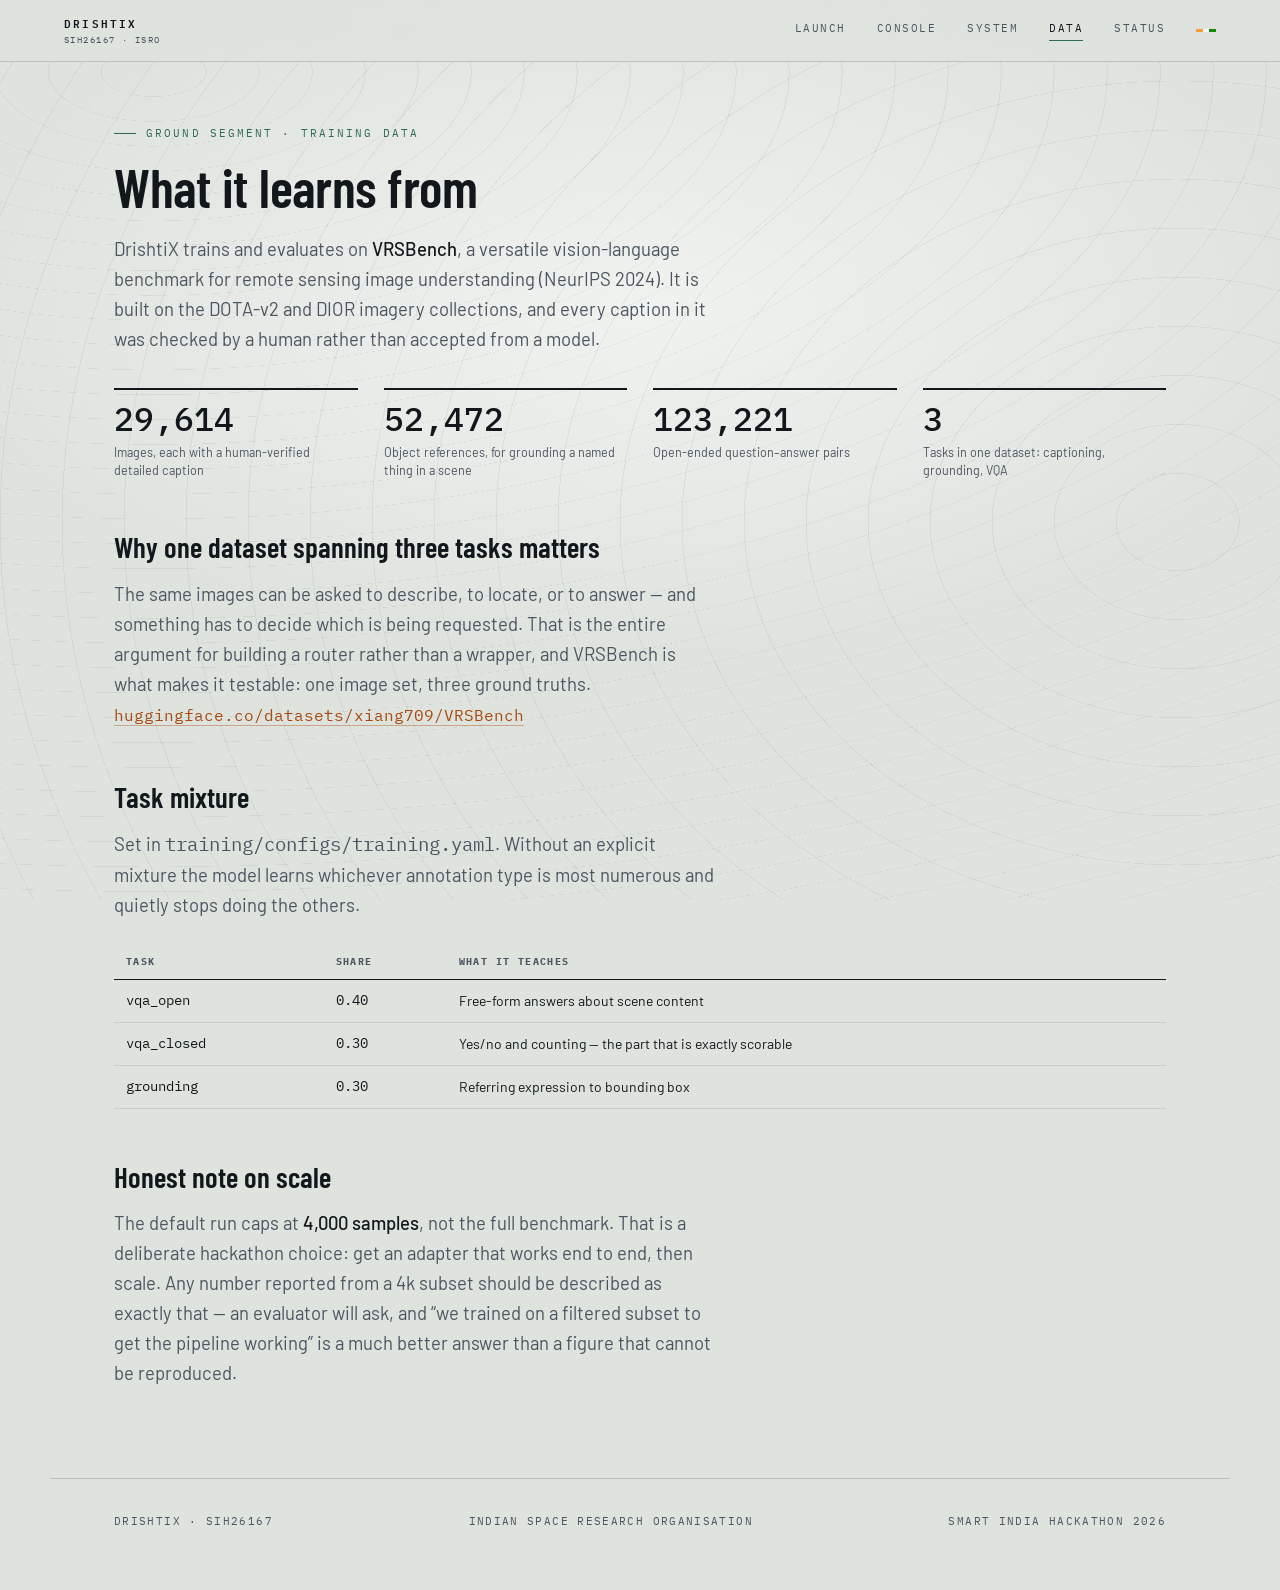
<file: site/data.html>
<!DOCTYPE html>
<html lang="en">
<head>
<meta charset="utf-8">
<meta name="viewport" content="width=device-width, initial-scale=1">
<title>Data — DrishtiX</title>
<link rel="preconnect" href="https://fonts.googleapis.com">
<link rel="preconnect" href="https://fonts.gstatic.com" crossorigin>
<link href="https://fonts.googleapis.com/css2?family=Barlow+Condensed:wght@500;600;700&family=Barlow:wght@400;500&family=IBM+Plex+Mono:wght@400;500&display=swap" rel="stylesheet">
<link rel="stylesheet" href="assets/site.css">

</head>
<body class="sheet">
<script src="assets/site.js"></script>
<script>DRISHTIX_nav();</script>
<main>
  <div class="eyebrow">Ground segment · Training data</div>
  <h1 class="title">What it learns from</h1>
  <p class="lede">
    DrishtiX trains and evaluates on <strong>VRSBench</strong>, a versatile
    vision-language benchmark for remote sensing image understanding
    (NeurIPS 2024). It is built on the DOTA-v2 and DIOR imagery collections,
    and every caption in it was checked by a human rather than accepted from a
    model.
  </p>

  <div class="readouts">
    <div class="readout"><div class="figure">29,614</div>
      <div class="label">Images, each with a human-verified detailed caption</div></div>
    <div class="readout"><div class="figure">52,472</div>
      <div class="label">Object references, for grounding a named thing in a scene</div></div>
    <div class="readout"><div class="figure">123,221</div>
      <div class="label">Open-ended question–answer pairs</div></div>
    <div class="readout"><div class="figure">3</div>
      <div class="label">Tasks in one dataset: captioning, grounding, VQA</div></div>
  </div>

  <h2 class="sub">Why one dataset spanning three tasks matters</h2>
  <p class="lede">
    The same images can be asked to describe, to locate, or to answer — and
    something has to decide which is being requested. That is the entire
    argument for building a router rather than a wrapper, and VRSBench is what
    makes it testable: one image set, three ground truths.
    <a class="mono" href="https://huggingface.co/datasets/xiang709/VRSBench"
       target="_blank" rel="noopener">huggingface.co/datasets/xiang709/VRSBench</a>
  </p>

  <h2 class="sub">Task mixture</h2>
  <p class="lede">Set in <code style="font-family:var(--mono)">training/configs/training.yaml</code>.
     Without an explicit mixture the model learns whichever annotation type is
     most numerous and quietly stops doing the others.</p>
  <table class="data">
    <thead><tr><th>Task</th><th>Share</th><th>What it teaches</th></tr></thead>
    <tbody>
      <tr><td class="num">vqa_open</td><td class="num">0.40</td>
          <td>Free-form answers about scene content</td></tr>
      <tr><td class="num">vqa_closed</td><td class="num">0.30</td>
          <td>Yes/no and counting — the part that is exactly scorable</td></tr>
      <tr><td class="num">grounding</td><td class="num">0.30</td>
          <td>Referring expression to bounding box</td></tr>
    </tbody>
  </table>

  <h2 class="sub">Honest note on scale</h2>
  <p class="lede">
    The default run caps at <strong>4,000 samples</strong>, not the full
    benchmark. That is a deliberate hackathon choice: get an adapter that works
    end to end, then scale. Any number reported from a 4k subset should be
    described as exactly that — an evaluator will ask, and “we trained on a
    filtered subset to get the pipeline working” is a much better answer than a
    figure that cannot be reproduced.
  </p>
</main>
<footer>
  <span>DrishtiX · SIH26167</span>
  <span>Indian Space Research Organisation</span>
  <span>Smart India Hackathon 2026</span>
</footer>
</body>
</html>
</file>
<file: site/assets/site.css>
/* ══════════════════════════════════════════════════════════════════
   DrishtiX — shared shell.

   Two surfaces, and the split is meaningful rather than decorative:
     .dark  — sky. Used only by the launch page.
     .sheet — a topographic analysis sheet. Every working page.
   You are either looking up through atmosphere or down at Earth data,
   and the page says which.
   ══════════════════════════════════════════════════════════════════ */

:root{
  --vacuum:#03060E;
  --flame:#FF5C00;
  --flame-core:#FFD166;
  --ash:#C9D1D9;
  --ash-dim:#6B7A8F;
  --hull:#E8EAED;

  --sheet:#DFE3DE;
  --plate:#F4F6F2;
  --ink:#12171C;
  --ink-soft:#4B5560;
  --survey:#2F6B52;
  --rule:rgba(18,23,28,.16);
  --contour:rgba(60,88,72,.085);

  --display:"Barlow Condensed","Helvetica Neue Condensed","Arial Narrow",system-ui,sans-serif;
  --body:"Barlow",system-ui,-apple-system,"Segoe UI",sans-serif;
  --mono:"IBM Plex Mono",ui-monospace,"SF Mono","Cascadia Mono",Menlo,monospace;

  --gutter:clamp(20px,5vw,64px);
  --wide:1180px;
}

*{box-sizing:border-box;margin:0;padding:0}
body{
  font-family:var(--body);line-height:1.55;
  -webkit-font-smoothing:antialiased;
}
body.sheet{
  background:
    repeating-radial-gradient(ellipse 78% 52% at 12% 8%,
      transparent 0 52px, var(--contour) 52px 53px),
    repeating-radial-gradient(ellipse 64% 72% at 92% 58%,
      transparent 0 61px, var(--contour) 61px 62px),
    radial-gradient(ellipse 70% 50% at 50% 34%, rgba(255,255,255,.55), transparent 78%),
    var(--sheet);
  background-attachment:fixed;
  color:var(--ink);
}
body.dark{background:var(--vacuum);color:var(--ash)}

/* ── Navigation ─────────────────────────────────────────────────── */
.nav{
  position:sticky;top:0;z-index:60;
  display:flex;align-items:center;gap:clamp(14px,2.4vw,34px);
  padding:14px var(--gutter);
  font-family:var(--mono);font-size:11px;letter-spacing:.14em;
  text-transform:uppercase;
}
body.sheet .nav{
  background:rgba(223,227,222,.86);border-bottom:1px solid var(--rule);
  backdrop-filter:blur(9px);
}
/* Dark theme is the flight sequence, and the vehicle climbs directly through
   this band of the screen. A flat semi-opaque fill reads as a solid panel
   the rocket vanishes behind - the fix is a soft top-to-bottom fade, so the
   nav blends into the sky rather than sitting on top of it, and nothing
   ascending through it is ever fully hidden. */
body.dark .nav{
  background:linear-gradient(180deg,
    rgba(3,6,14,.58) 0%, rgba(3,6,14,.30) 55%, rgba(3,6,14,0) 100%);
  border-bottom:1px solid rgba(201,209,217,.10);
  backdrop-filter:blur(2px);
}
.nav .brand{font-weight:600;letter-spacing:.2em;margin-right:auto}
body.sheet .nav .brand{color:var(--ink)}
body.dark  .nav .brand{color:var(--hull)}
.nav .brand small{
  display:block;font-size:9px;letter-spacing:.16em;font-weight:400;
  color:var(--ink-soft);margin-top:2px;
}
body.dark .nav .brand small{color:var(--ash-dim)}
.nav a{text-decoration:none;padding-bottom:2px;border-bottom:1px solid transparent}
body.sheet .nav a{color:var(--ink-soft)}
body.dark  .nav a{color:var(--ash-dim)}
body.sheet .nav a:hover,body.sheet .nav a[aria-current]{color:var(--ink);border-bottom-color:var(--survey)}
body.dark  .nav a:hover,body.dark  .nav a[aria-current]{color:var(--hull);border-bottom-color:var(--flame)}
.nav .flag{
  width:20px;height:3px;flex:none;
  background:linear-gradient(90deg,#FF9933 0 33.3%,#FFF 33.3% 66.6%,#138808 66.6%);
}

/* ── Page furniture ─────────────────────────────────────────────── */
main{max-width:var(--wide);margin:0 auto;padding:clamp(38px,7vh,72px) var(--gutter) 90px}
.eyebrow{
  font-family:var(--mono);font-size:10.5px;letter-spacing:.2em;
  color:var(--survey);text-transform:uppercase;margin-bottom:18px;
  display:flex;align-items:center;gap:10px;
}
.eyebrow::before{content:"";width:22px;height:1px;background:var(--survey);flex:none}
h1.title{
  font-family:var(--display);font-weight:600;
  font-size:clamp(30px,5vw,54px);line-height:1.02;
  letter-spacing:-.005em;margin-bottom:20px;
}
h2.sub{
  font-family:var(--display);font-weight:600;
  font-size:clamp(21px,2.6vw,29px);line-height:1.1;
  margin:52px 0 16px;
}
.lede{font-size:clamp(15.5px,1.7vw,18.5px);max-width:60ch;color:var(--ink-soft);line-height:1.62}
.lede strong{color:var(--ink);font-weight:500}
p+p{margin-top:14px}
a{color:#A8480E}
a.mono{
  font-family:var(--mono);font-size:.86em;text-decoration:none;
  border-bottom:1px solid rgba(168,72,14,.4);
}
:focus-visible{outline:2px solid var(--survey);outline-offset:3px}

/* ── Plates, the one container primitive ────────────────────────── */
.plate{
  background:var(--plate);border:1px solid var(--rule);
  box-shadow:0 1px 0 rgba(255,255,255,.7) inset, 0 18px 44px -32px rgba(18,23,28,.5);
}
.plate-head{
  display:flex;justify-content:space-between;align-items:baseline;gap:14px;
  padding:12px 18px;border-bottom:1px solid var(--rule);
  font-family:var(--mono);font-size:10px;letter-spacing:.16em;
  text-transform:uppercase;color:var(--ink-soft);
}

/* ── Data display ───────────────────────────────────────────────── */
.readouts{display:grid;gap:26px;margin-top:34px;
  grid-template-columns:repeat(auto-fit,minmax(148px,1fr));}
.readout{border-top:2px solid var(--ink);padding-top:12px}
.readout .figure{
  font-family:var(--mono);font-size:clamp(23px,3.2vw,33px);font-weight:500;
  font-variant-numeric:tabular-nums;line-height:1;margin-bottom:8px;
}
.readout .label{font-size:12.5px;color:var(--ink-soft);line-height:1.45}

.ledger{margin-top:30px;border-top:1px solid var(--rule)}
.ledger-row{
  display:grid;grid-template-columns:104px 1fr;gap:20px;
  padding:16px 0;border-bottom:1px solid rgba(18,23,28,.1);align-items:baseline;
}
.state{font-family:var(--mono);font-size:10px;letter-spacing:.13em;text-transform:uppercase}
.state.nominal{color:var(--survey)}
.state.pending{color:#B4531A}
.state.absent{color:#8A929B}
.ledger-row .what em{display:block;font-style:normal;font-size:13px;color:var(--ink-soft);margin-top:3px}

table.data{width:100%;border-collapse:collapse;margin-top:24px;font-size:14px}
table.data th,table.data td{text-align:left;padding:10px 12px;border-bottom:1px solid rgba(18,23,28,.1)}
table.data th{
  font-family:var(--mono);font-size:10px;letter-spacing:.14em;
  text-transform:uppercase;color:var(--ink-soft);border-bottom:1px solid var(--ink);
}
table.data td.num{font-family:var(--mono);font-variant-numeric:tabular-nums}

footer{
  max-width:var(--wide);margin:0 auto;
  padding:34px var(--gutter) 60px;border-top:1px solid var(--rule);
  font-family:var(--mono);font-size:10.5px;letter-spacing:.13em;
  color:var(--ink-soft);text-transform:uppercase;
  display:flex;gap:20px;flex-wrap:wrap;justify-content:space-between;
}

@media (max-width:720px){
  .nav{gap:12px;font-size:10px;flex-wrap:wrap}
  .nav .brand{width:100%;margin-bottom:6px}
  .ledger-row{grid-template-columns:1fr;gap:4px}
}
@media (prefers-reduced-motion:reduce){*{animation:none!important;transition:none!important}}
</file>
